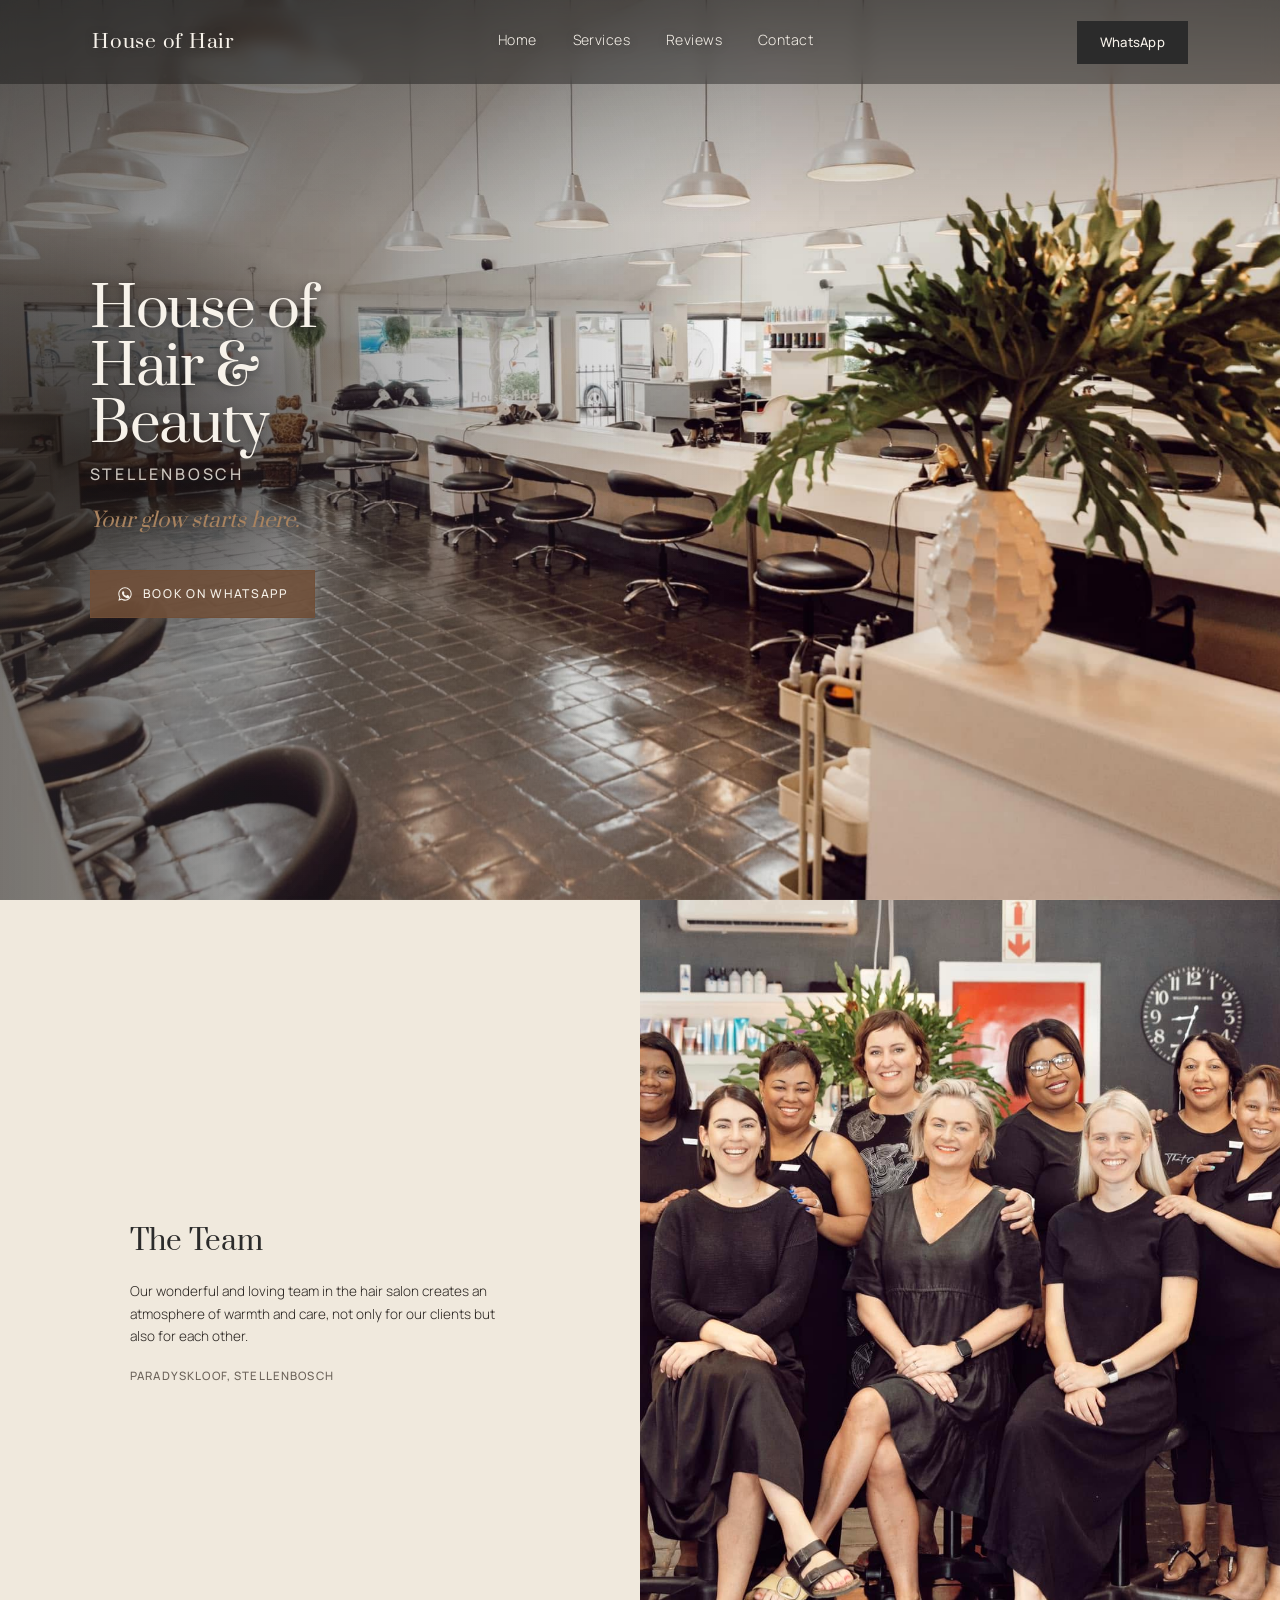
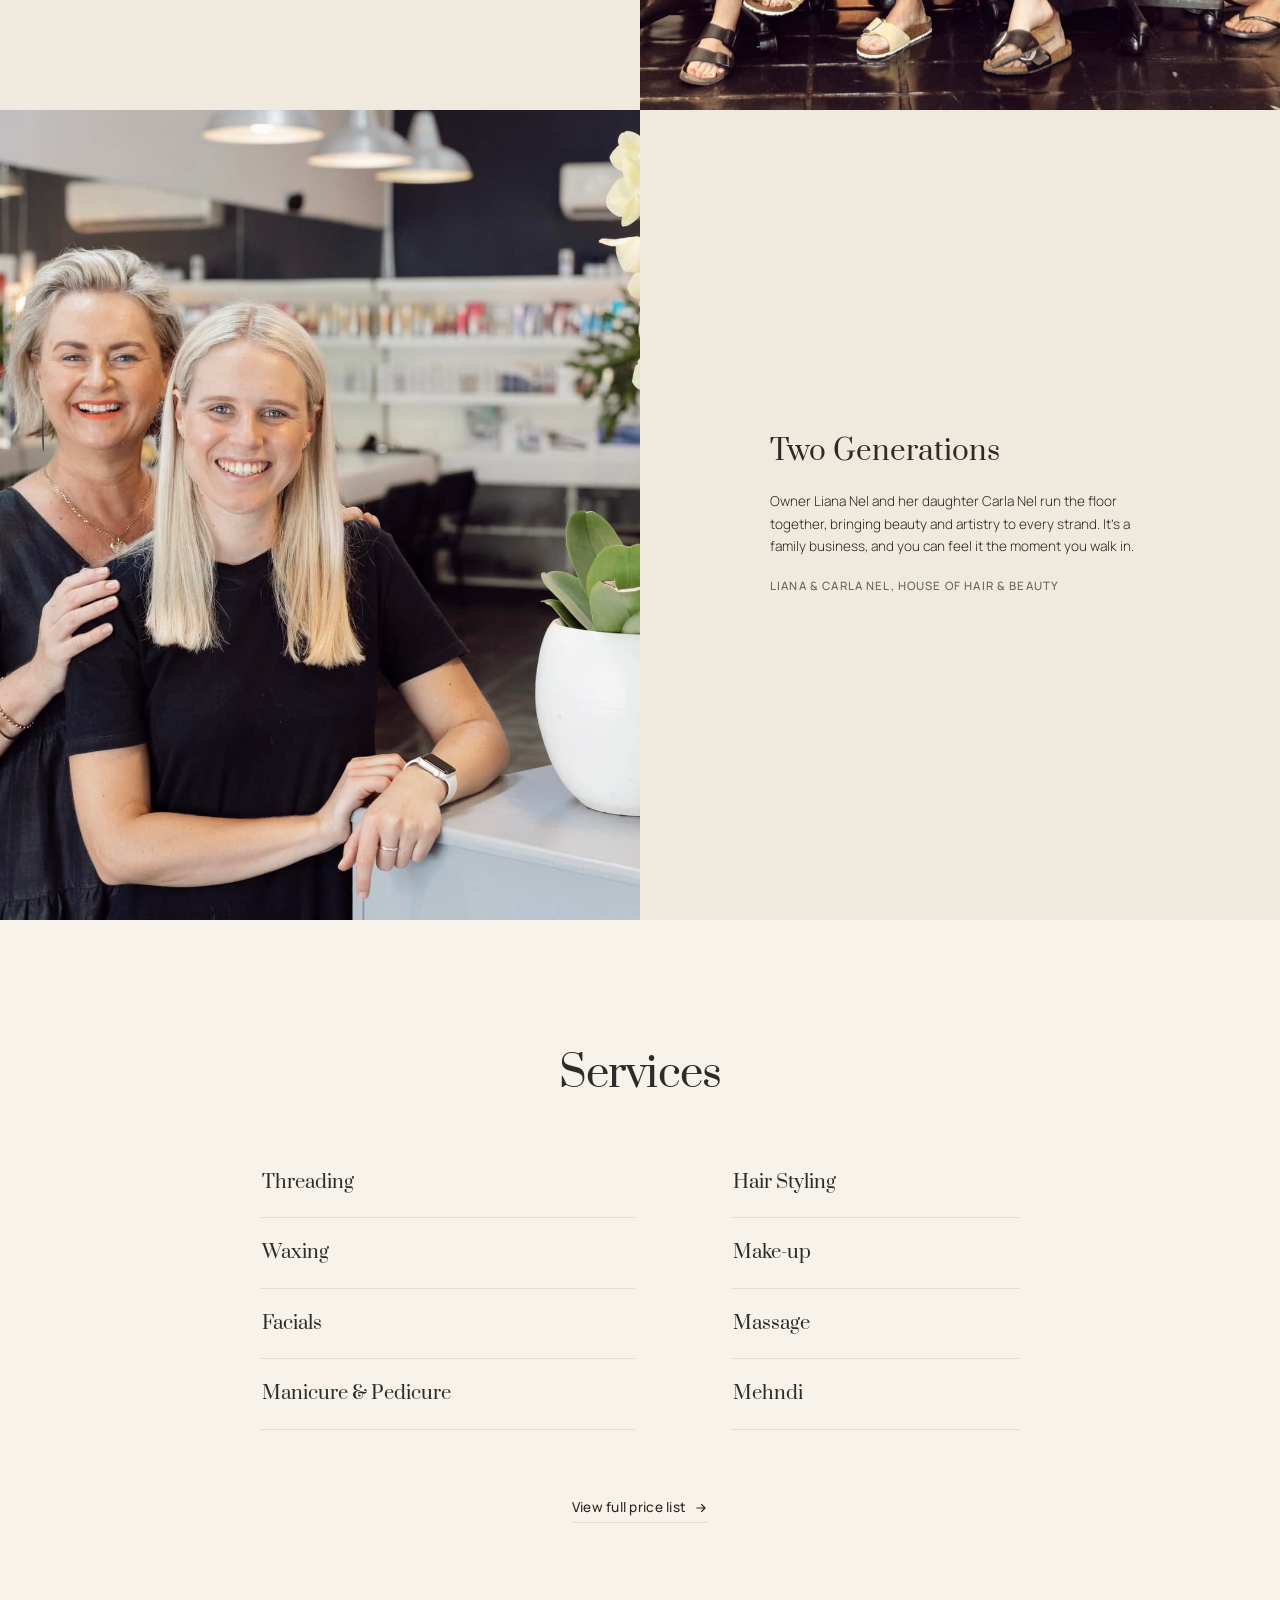
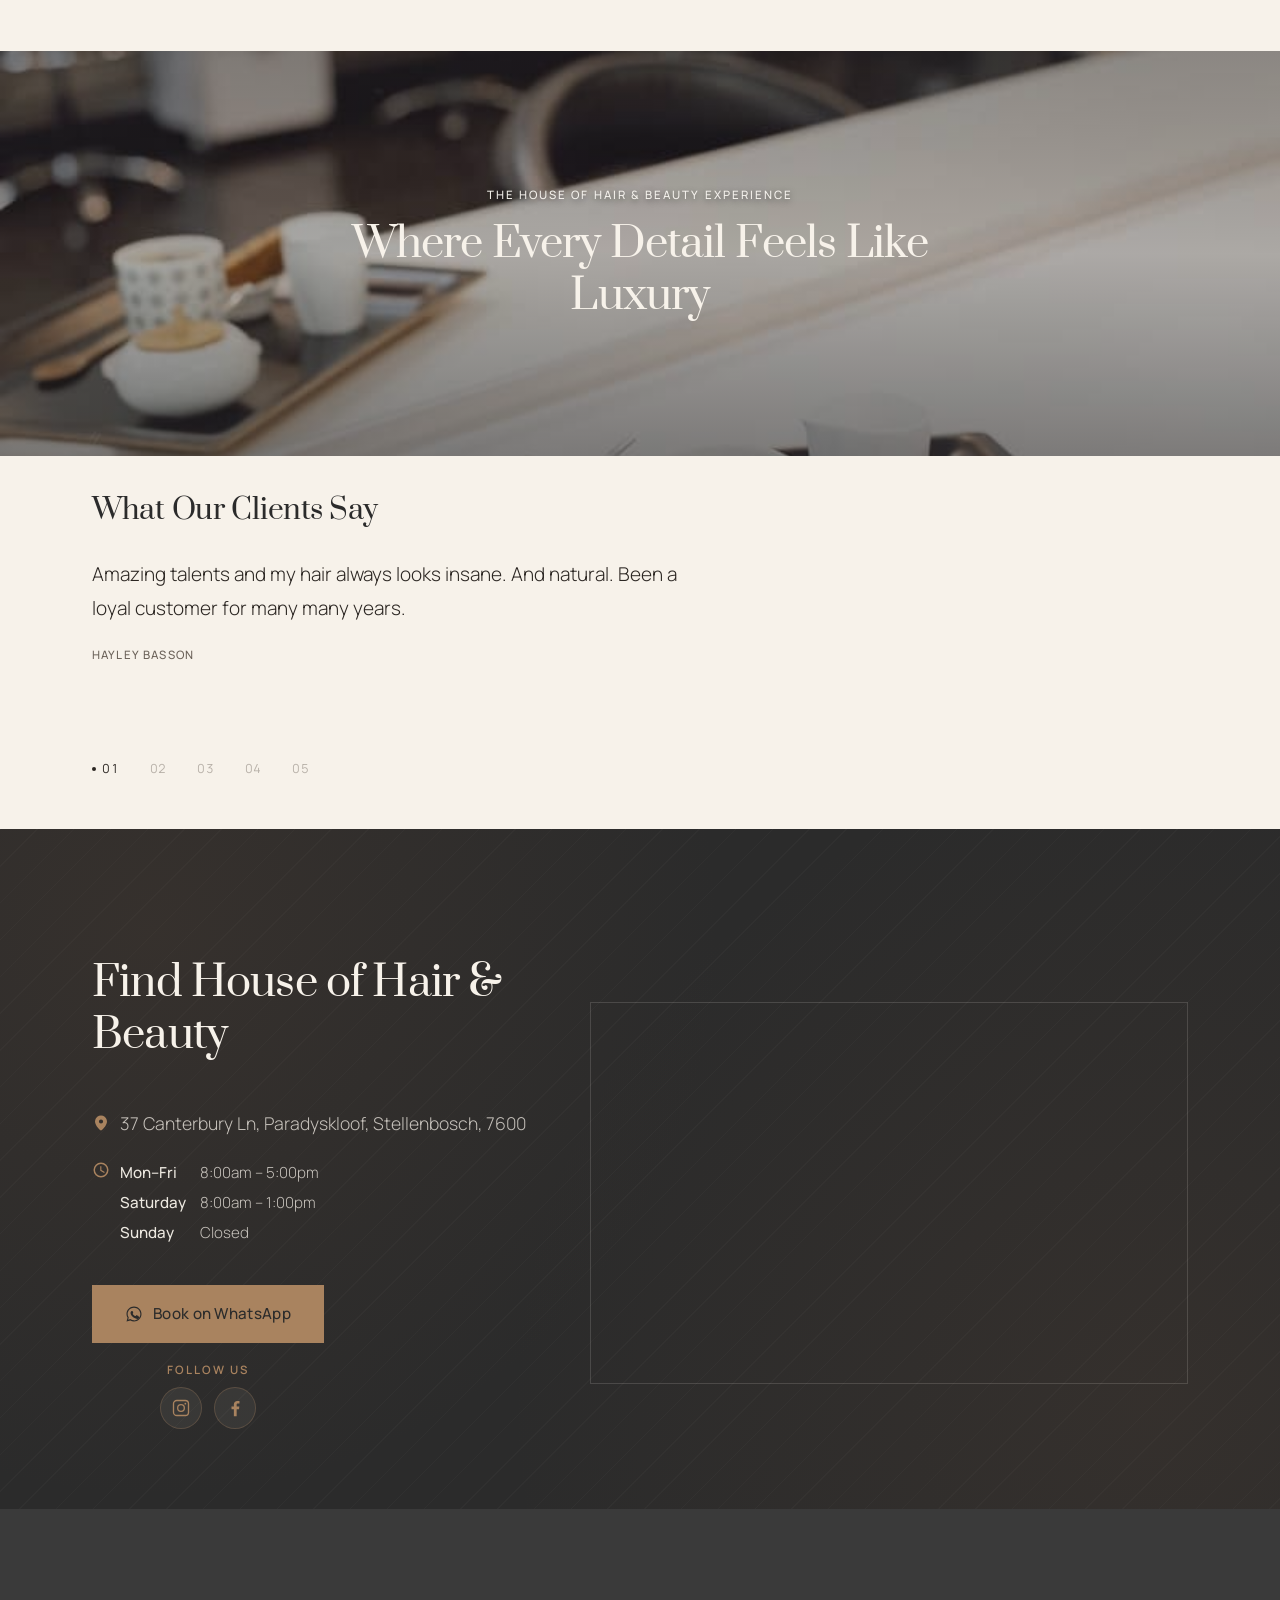
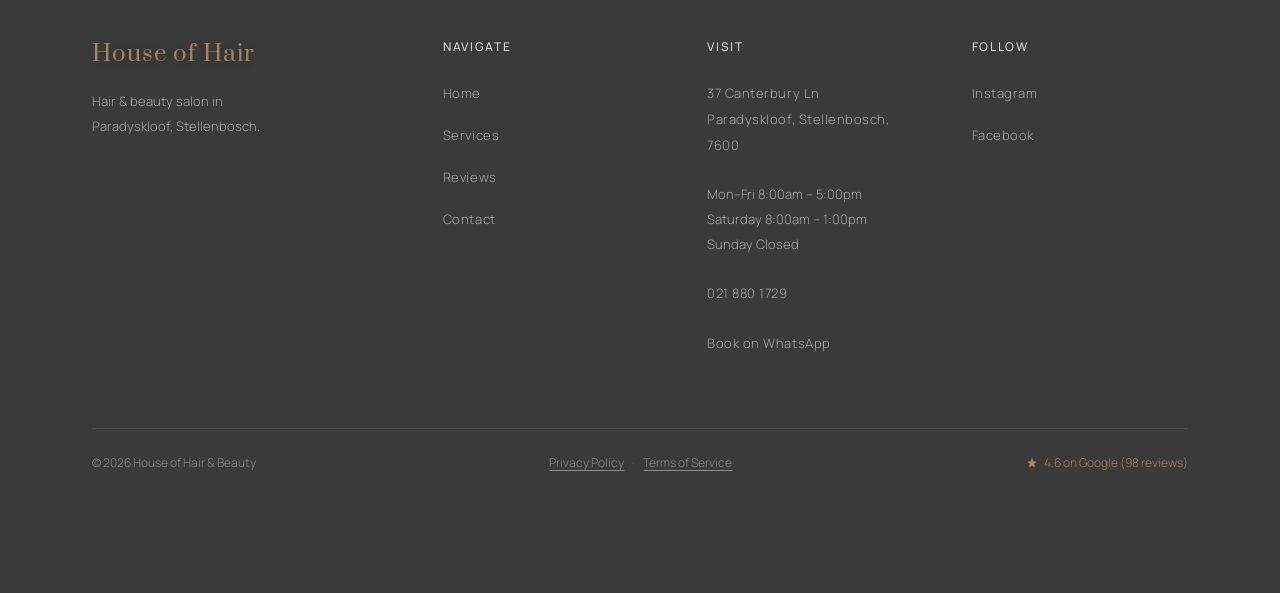
<file: index.html>
<!DOCTYPE html>
<html lang="en">
<head>
<meta charset="UTF-8">
<meta name="viewport" content="width=device-width, initial-scale=1.0">
<title>House of Hair &amp; Beauty | Stellenbosch</title>
<meta name="description" content="House of Hair &amp; Beauty in Paradyskloof, Stellenbosch. Hair cutting, colour, styling and beauty treatments. Book on WhatsApp.">
<link rel="preconnect" href="https://fonts.googleapis.com">
<link rel="preconnect" href="https://fonts.gstatic.com" crossorigin>
<link href="https://fonts.googleapis.com/css2?family=Prata&family=Manrope:wght@300;400;500&display=swap" rel="stylesheet">
<link rel="stylesheet" href="style.css">
</head>
<body>

<header class="site-header" id="top">
  <div class="container header-inner">
    <a class="logo" href="index.html">House of Hair</a>
    <nav class="nav" id="site-nav">
      <a href="#hero">Home</a>
      <a href="services.html">Services</a>
      <a href="#reviews">Reviews</a>
      <a href="#contact">Contact</a>
    </nav>
    <div class="header-actions">
      <a class="btn btn-small js-whatsapp-gate" href="https://wa.me/27609820397?text=Hi%20House%20of%20Hair%20%26%20Beauty%2C%20I%27d%20like%20to%20book%20an%20appointment." target="_blank" rel="noopener">WhatsApp</a>
      <button class="nav-toggle" id="nav-toggle" aria-expanded="false" aria-controls="site-nav" aria-label="Toggle navigation menu">
        <span></span><span></span><span></span>
      </button>
    </div>
  </div>
</header>

<main>

  <!-- HERO -->
  <section class="hero" id="hero">
    <div class="hero-media" id="hero-media">
      <img src="images/hero-image.jpg" alt="" role="presentation" width="2048" height="1366" loading="eager" fetchpriority="high">
      <div class="hero-scrim"></div>
    </div>
    <div class="container">
      <div class="hero-inner">
        <h1 class="hero-mark reveal">
          <span class="hero-mark-brand">House of Hair &amp; Beauty</span>
          <span class="hero-mark-name">Stellenbosch</span>
        </h1>
        <p class="tagline reveal">Your glow starts here.</p>

        <a class="btn-hero reveal js-whatsapp-gate" href="https://wa.me/27609820397?text=Hi%20House%20of%20Hair%20%26%20Beauty%2C%20I%27d%20like%20to%20book%20an%20appointment." target="_blank" rel="noopener">
          <svg viewBox="0 0 24 24" width="16" height="16" aria-hidden="true"><path fill="currentColor" d="M17.5 14.4c-.3-.1-1.6-.8-1.9-.9-.3-.1-.4-.1-.6.1-.2.3-.7.9-.8 1-.1.2-.3.2-.5.1-1.4-.7-2.3-1.2-3.3-2.7-.2-.4.2-.4.6-1.2.1-.2 0-.4 0-.5-.1-.1-.6-1.4-.8-1.9-.2-.5-.4-.4-.6-.4h-.5c-.2 0-.5.1-.7.3-.2.3-1 1-1 2.3 0 1.4 1 2.7 1.1 2.9.1.2 2 3.1 4.9 4.3.7.3 1.2.5 1.6.6.7.2 1.3.2 1.8.1.5-.1 1.6-.7 1.9-1.3.2-.6.2-1.1.2-1.3-.1-.1-.3-.2-.5-.3z"/><path fill="currentColor" d="M12 2C6.5 2 2 6.5 2 12c0 1.9.5 3.6 1.4 5.1L2 22l5.1-1.3c1.4.8 3.1 1.3 4.9 1.3 5.5 0 10-4.5 10-10S17.5 2 12 2zm0 18.2c-1.6 0-3.2-.4-4.5-1.2l-.3-.2-3 .8.8-2.9-.2-.3C4 15 3.5 13.5 3.5 12c0-4.7 3.8-8.5 8.5-8.5s8.5 3.8 8.5 8.5-3.8 8.5-8.5 8.5z"/></svg>
          Book on WhatsApp
        </a>
      </div>
    </div>
  </section>

  <!-- THE SPACE: ALTERNATING EDITORIAL BLOCKS -->
  <section id="the-space" class="section-alt">
    <div class="editorial-rows">

      <div class="editorial-row reveal">
        <div class="editorial-media">
          <img src="images/our-team-2.jpg" width="2048" height="1368" loading="lazy" alt="The House of Hair &amp; Beauty team in the salon">
        </div>
        <div class="editorial-copy">
          <h3>The Team</h3>
          <p>Our wonderful and loving team in the hair salon creates an atmosphere of warmth and care, not only for our clients but also for each other.</p>
          <p class="editorial-descriptor">Paradyskloof, Stellenbosch</p>
        </div>
      </div>

      <div class="editorial-row reveal">
        <div class="editorial-media">
          <img src="images/two-generations.jpg" width="2048" height="1368" loading="lazy" alt="Liana Nel and her daughter Carla Nel at House of Hair &amp; Beauty in Stellenbosch">
        </div>
        <div class="editorial-copy">
          <h3>Two Generations</h3>
          <p>Owner Liana Nel and her daughter Carla Nel run the floor together, bringing beauty and artistry to every strand. It's a family business, and you can feel it the moment you walk in.</p>
          <p class="editorial-descriptor">Liana &amp; Carla Nel, House of Hair &amp; Beauty</p>
        </div>
      </div>

    </div>
  </section>

  <!-- SERVICES -->
  <!-- TODO: this category list (Threading, Waxing, Facials, Nails, Hair, Make-up, Massage, Mehndi) is still
       K3 Hair & Beauty Salon's real service list. Not confirmed for House of Hair & Beauty — see services.html. -->
  <section id="services" class="section">
    <div class="container">
      <h2 class="section-title center reveal">Services</h2>

      <ul class="service-index reveal">
        <li><a href="services.html#threading">Threading</a></li>
        <li><a href="services.html#waxing">Waxing</a></li>
        <li><a href="services.html#facials">Facials</a></li>
        <li><a href="services.html#nails">Manicure &amp; Pedicure</a></li>
        <li><a href="services.html#hair">Hair Styling</a></li>
        <li><a href="services.html#makeup">Make-up</a></li>
        <li><a href="services.html#massage">Massage</a></li>
        <li><a href="services.html#mehndi">Mehndi</a></li>
      </ul>

      <div class="service-index-cta reveal">
        <a class="text-link" href="services.html">
          View full price list
          <svg viewBox="0 0 24 24" width="14" height="14" aria-hidden="true"><path fill="none" stroke="currentColor" stroke-width="2" stroke-linecap="round" stroke-linejoin="round" d="M5 12h13M13 6l6 6-6 6"/></svg>
        </a>
      </div>
    </div>
  </section>

  <!-- EXPERIENCE BAND -->
  <section id="reviews" class="experience-band">
    <video autoplay muted loop playsinline preload="none" poster="images/treat-yourself.jpg" aria-label="A relaxing hair treatment at House of Hair &amp; Beauty">
      <source src="videos/spa-treatment.mp4" type="video/mp4">
    </video>
    <div class="experience-scrim"></div>
    <div class="container experience-inner reveal">
      <p class="experience-eyebrow">The House of Hair &amp; Beauty Experience</p>
      <h2 class="section-title">Where Every Detail Feels Like Luxury</h2>
    </div>
  </section>

  <!-- REVIEWS: ROTATING TESTIMONIAL -->
  <section id="testimonials" class="section">
    <div class="container">
      <h2 class="testimonial-heading reveal">What Our Clients Say</h2>

      <div class="testimonial reveal" tabindex="0" aria-roledescription="carousel" aria-label="Client testimonials">
        <div class="testimonial-track">

          <blockquote class="testimonial-slide is-active">
            <p>Amazing talents and my hair always looks insane. And natural. Been a loyal customer for many many years.</p>
            <cite>Hayley Basson</cite>
          </blockquote>

          <blockquote class="testimonial-slide">
            <p>I visited this salon today for the very first time! But what an amazing experience! A salon that&rsquo;s filled with warmth, friendly and professional staff! Right from the shampoo girls to your stylists, absolutely fabulous! This will be my first of many more!</p>
            <cite>Faieza Paloan</cite>
          </blockquote>

          <blockquote class="testimonial-slide">
            <p>I would come back purely just for the head massage and wash from Janine, she was fantastic! What I asked for + results!</p>
            <cite>Corli Bosman</cite>
          </blockquote>

          <blockquote class="testimonial-slide">
            <p>I had my monthly hair cut with Stephanie, but also other skilled hairstylists at this branch for nearly three years and had no complaints. Now that I&rsquo;ve moved away, I realised just how good they were, even with a simple haircut.</p>
            <cite>Gerhard Olivier</cite>
          </blockquote>

          <blockquote class="testimonial-slide">
            <p>I went for my first haircut with Stefani and I am very happy. Very friendly and good service. Would recommend.</p>
            <cite>Marcelle du Plessis</cite>
          </blockquote>

        </div>

        <div class="testimonial-nums" role="tablist" aria-label="Choose testimonial">
          <button class="testimonial-num is-active" type="button" role="tab" aria-selected="true" aria-label="Testimonial 1, Hayley Basson">01</button>
          <button class="testimonial-num" type="button" role="tab" aria-selected="false" aria-label="Testimonial 2, Faieza Paloan">02</button>
          <button class="testimonial-num" type="button" role="tab" aria-selected="false" aria-label="Testimonial 3, Corli Bosman">03</button>
          <button class="testimonial-num" type="button" role="tab" aria-selected="false" aria-label="Testimonial 4, Gerhard Olivier">04</button>
          <button class="testimonial-num" type="button" role="tab" aria-selected="false" aria-label="Testimonial 5, Marcelle du Plessis">05</button>
        </div>
      </div>
    </div>
  </section>

  <!-- CONTACT -->
  <section id="contact" class="section section-dark">
    <div class="contact-texture" aria-hidden="true"></div>
    <div class="container contact-grid reveal">
      <div class="contact-copy">
        <h2 class="section-title">Find House of Hair &amp; Beauty</h2>
        <p class="contact-address">
          <svg viewBox="0 0 24 24" width="18" height="18" aria-hidden="true"><path fill="currentColor" d="M12 2C7.6 2 4 5.6 4 10c0 5.4 7 12 8 12s8-6.6 8-12c0-4.4-3.6-8-8-8zm0 10.8a2.8 2.8 0 1 1 0-5.6 2.8 2.8 0 0 1 0 5.6z"/></svg>
          37 Canterbury Ln, Paradyskloof, Stellenbosch, 7600
        </p>

        <div class="contact-hours">
          <svg viewBox="0 0 24 24" width="18" height="18" aria-hidden="true"><path fill="currentColor" d="M12 2a10 10 0 1 0 0 20 10 10 0 0 0 0-20zm0 18a8 8 0 1 1 0-16 8 8 0 0 1 0 16zm.5-13H11v6l5.2 3.1.8-1.3-4.5-2.7V7z"/></svg>
          <dl>
            <div><dt>Mon&ndash;Fri</dt><dd>8:00am &ndash; 5:00pm</dd></div>
            <div><dt>Saturday</dt><dd>8:00am &ndash; 1:00pm</dd></div>
            <div><dt>Sunday</dt><dd>Closed</dd></div>
          </dl>
        </div>

        <div class="contact-cta">
          <a class="btn btn-primary js-whatsapp-gate" href="https://wa.me/27609820397?text=Hi%20House%20of%20Hair%20%26%20Beauty%2C%20I%27d%20like%20to%20book%20an%20appointment." target="_blank" rel="noopener">
            <svg viewBox="0 0 24 24" width="18" height="18" aria-hidden="true"><path fill="currentColor" d="M17.5 14.4c-.3-.1-1.6-.8-1.9-.9-.3-.1-.4-.1-.6.1-.2.3-.7.9-.8 1-.1.2-.3.2-.5.1-1.4-.7-2.3-1.2-3.3-2.7-.2-.4.2-.4.6-1.2.1-.2 0-.4 0-.5-.1-.1-.6-1.4-.8-1.9-.2-.5-.4-.4-.6-.4h-.5c-.2 0-.5.1-.7.3-.2.3-1 1-1 2.3 0 1.4 1 2.7 1.1 2.9.1.2 2 3.1 4.9 4.3.7.3 1.2.5 1.6.6.7.2 1.3.2 1.8.1.5-.1 1.6-.7 1.9-1.3.2-.6.2-1.1.2-1.3-.1-.1-.3-.2-.5-.3z"/><path fill="currentColor" d="M12 2C6.5 2 2 6.5 2 12c0 1.9.5 3.6 1.4 5.1L2 22l5.1-1.3c1.4.8 3.1 1.3 4.9 1.3 5.5 0 10-4.5 10-10S17.5 2 12 2zm0 18.2c-1.6 0-3.2-.4-4.5-1.2l-.3-.2-3 .8.8-2.9-.2-.3C4 15 3.5 13.5 3.5 12c0-4.7 3.8-8.5 8.5-8.5s8.5 3.8 8.5 8.5-3.8 8.5-8.5 8.5z"/></svg>
            Book on WhatsApp
          </a>

          <div class="follow-us">
            <span class="follow-us-label">Follow Us</span>
            <div class="social-links">
              <a class="social-icon" href="https://www.instagram.com/houseofhair_stb/" target="_blank" rel="noopener" aria-label="House of Hair & Beauty on Instagram">
                <svg viewBox="0 0 24 24" width="20" height="20" aria-hidden="true"><path fill="none" stroke="currentColor" stroke-width="1.6" d="M7 3h10a4 4 0 0 1 4 4v10a4 4 0 0 1-4 4H7a4 4 0 0 1-4-4V7a4 4 0 0 1 4-4z"/><circle cx="12" cy="12" r="4" fill="none" stroke="currentColor" stroke-width="1.6"/><circle cx="17.2" cy="6.8" r="1.1" fill="currentColor"/></svg>
              </a>
              <a class="social-icon" href="https://www.facebook.com/profile.php?id=100091155585406" target="_blank" rel="noopener" aria-label="House of Hair & Beauty on Facebook">
                <svg viewBox="0 0 24 24" width="20" height="20" aria-hidden="true"><path fill="currentColor" d="M14 22v-8.4h2.8l.4-3.3H14V8.2c0-.96.27-1.6 1.64-1.6h1.75V3.66C17.08 3.6 16.05 3.5 14.85 3.5c-2.5 0-4.2 1.53-4.2 4.34v2.46H7.8v3.3h2.85V22h3.35z"/></svg>
              </a>
            </div>
          </div>
        </div>
      </div>

      <div class="map-wrap">
        <iframe
          title="House of Hair & Beauty location map"
          src="https://www.google.com/maps?q=37+Canterbury+Ln,+Paradyskloof,+Stellenbosch,+7600&output=embed"
          loading="lazy"
          referrerpolicy="no-referrer-when-downgrade">
        </iframe>
      </div>
    </div>
  </section>

</main>

<a class="mobile-cta js-whatsapp-gate" href="https://wa.me/27609820397?text=Hi%20House%20of%20Hair%20%26%20Beauty%2C%20I%27d%20like%20to%20book%20an%20appointment." target="_blank" rel="noopener" aria-label="Book on WhatsApp">
  <svg viewBox="0 0 24 24" width="20" height="20" aria-hidden="true"><path fill="currentColor" d="M17.5 14.4c-.3-.1-1.6-.8-1.9-.9-.3-.1-.4-.1-.6.1-.2.3-.7.9-.8 1-.1.2-.3.2-.5.1-1.4-.7-2.3-1.2-3.3-2.7-.2-.4.2-.4.6-1.2.1-.2 0-.4 0-.5-.1-.1-.6-1.4-.8-1.9-.2-.5-.4-.4-.6-.4h-.5c-.2 0-.5.1-.7.3-.2.3-1 1-1 2.3 0 1.4 1 2.7 1.1 2.9.1.2 2 3.1 4.9 4.3.7.3 1.2.5 1.6.6.7.2 1.3.2 1.8.1.5-.1 1.6-.7 1.9-1.3.2-.6.2-1.1.2-1.3-.1-.1-.3-.2-.5-.3z"/><path fill="currentColor" d="M12 2C6.5 2 2 6.5 2 12c0 1.9.5 3.6 1.4 5.1L2 22l5.1-1.3c1.4.8 3.1 1.3 4.9 1.3 5.5 0 10-4.5 10-10S17.5 2 12 2zm0 18.2c-1.6 0-3.2-.4-4.5-1.2l-.3-.2-3 .8.8-2.9-.2-.3C4 15 3.5 13.5 3.5 12c0-4.7 3.8-8.5 8.5-8.5s8.5 3.8 8.5 8.5-3.8 8.5-8.5 8.5z"/></svg>
  <span>Book on WhatsApp</span>
</a>

<a id="cart-badge" class="cart-badge" href="services.html" hidden>
  <span class="cart-badge-meta"><span id="cart-badge-count"></span> selected &middot; <span id="cart-badge-total" class="cart-badge-total"></span></span>
  <span class="cart-badge-cta">View cart</span>
</a>

<!-- WHATSAPP GATE: offered when a generic WhatsApp button is pressed with an empty cart -->
<div id="whatsapp-gate-modal" class="modal whatsapp-gate" hidden>
  <div class="modal-backdrop" data-gate-close></div>
  <div class="modal-panel whatsapp-gate-panel" role="dialog" aria-modal="true" aria-labelledby="whatsapp-gate-title">
    <button type="button" class="modal-close" data-gate-close aria-label="Close">
      <svg viewBox="0 0 24 24" width="18" height="18" aria-hidden="true"><path fill="none" stroke="currentColor" stroke-width="2" stroke-linecap="round" d="M6 6l12 12M18 6L6 18"/></svg>
    </button>
    <h2 id="whatsapp-gate-title">Before you go</h2>
    <p class="whatsapp-gate-copy">Choosing your services first means we know exactly what you're booking and what it costs, or you're welcome to just message us directly.</p>
    <div class="whatsapp-gate-actions">
      <button type="button" class="btn btn-primary whatsapp-gate-choose" id="whatsapp-gate-choose">
        Choose services &amp; book
        <span class="whatsapp-gate-tag">Recommended</span>
      </button>
      <button type="button" class="whatsapp-gate-skip" id="whatsapp-gate-skip">Go straight to WhatsApp</button>
    </div>
  </div>
</div>

<footer class="site-footer">
  <div class="container footer-grid">

    <div class="footer-col footer-brand">
      <span class="logo">House of Hair</span>
      <p>Hair &amp; beauty salon in Paradyskloof, Stellenbosch.</p>
    </div>

    <div class="footer-col">
      <h3>Navigate</h3>
      <ul>
        <li><a href="#hero">Home</a></li>
        <li><a href="services.html">Services</a></li>
        <li><a href="#reviews">Reviews</a></li>
        <li><a href="#contact">Contact</a></li>
      </ul>
    </div>

    <div class="footer-col">
      <h3>Visit</h3>
      <p><a href="https://www.google.com/maps/search/?api=1&query=37+Canterbury+Ln,+Paradyskloof,+Stellenbosch,+7600" target="_blank" rel="noopener">37 Canterbury Ln<br>Paradyskloof, Stellenbosch, 7600</a></p>
      <p>Mon&ndash;Fri 8:00am &ndash; 5:00pm<br>Saturday 8:00am &ndash; 1:00pm<br>Sunday Closed</p>
      <p><a href="tel:+27218801729">021 880 1729</a></p>
      <p><a class="js-whatsapp-gate" href="https://wa.me/27609820397?text=Hi%20House%20of%20Hair%20%26%20Beauty%2C%20I%27d%20like%20to%20book%20an%20appointment." target="_blank" rel="noopener">Book on WhatsApp</a></p>
    </div>

    <div class="footer-col">
      <h3>Follow</h3>
      <ul>
        <li><a href="https://www.instagram.com/houseofhair_stb/" target="_blank" rel="noopener">Instagram</a></li>
        <li><a href="https://www.facebook.com/profile.php?id=100091155585406" target="_blank" rel="noopener">Facebook</a></li>
      </ul>
    </div>

    <div class="footer-bottom">
      <p>&copy; <span id="year">2026</span> House of Hair &amp; Beauty</p>
      <p class="footer-legal">
        <a href="privacy-policy.html">Privacy Policy</a><span class="divider" aria-hidden="true">&middot;</span><a href="terms.html">Terms of Service</a>
      </p>
      <p class="footer-rating">
        <svg viewBox="0 0 24 24" width="12" height="12" aria-hidden="true"><path fill="currentColor" d="M12 2l2.9 6.26L21.5 9l-4.9 4.36L17.8 21 12 17.27 6.2 21l1.2-7.64L2.5 9l6.6-.74L12 2z"/></svg>
        4.6 on Google (98 reviews)
      </p>
    </div>

  </div>
</footer>

<script src="script.js"></script>
</body>
</html>
</file>
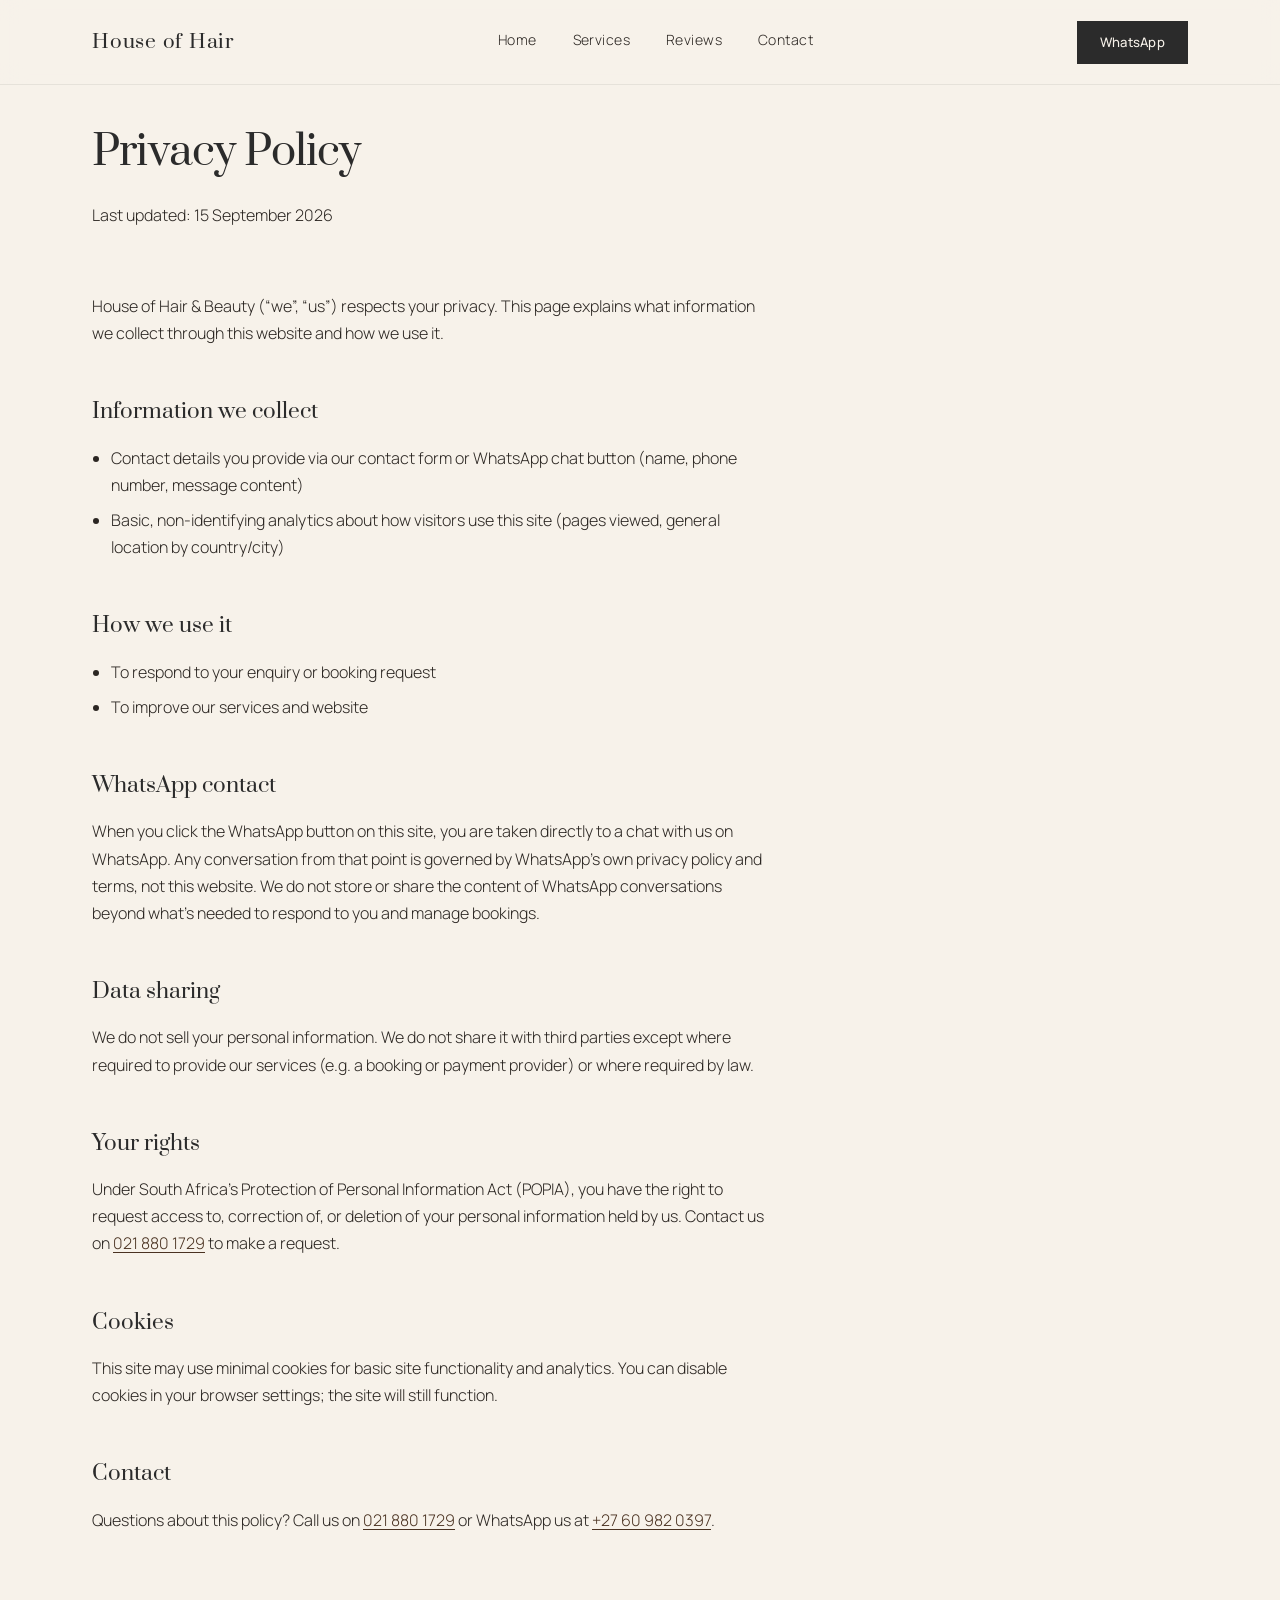
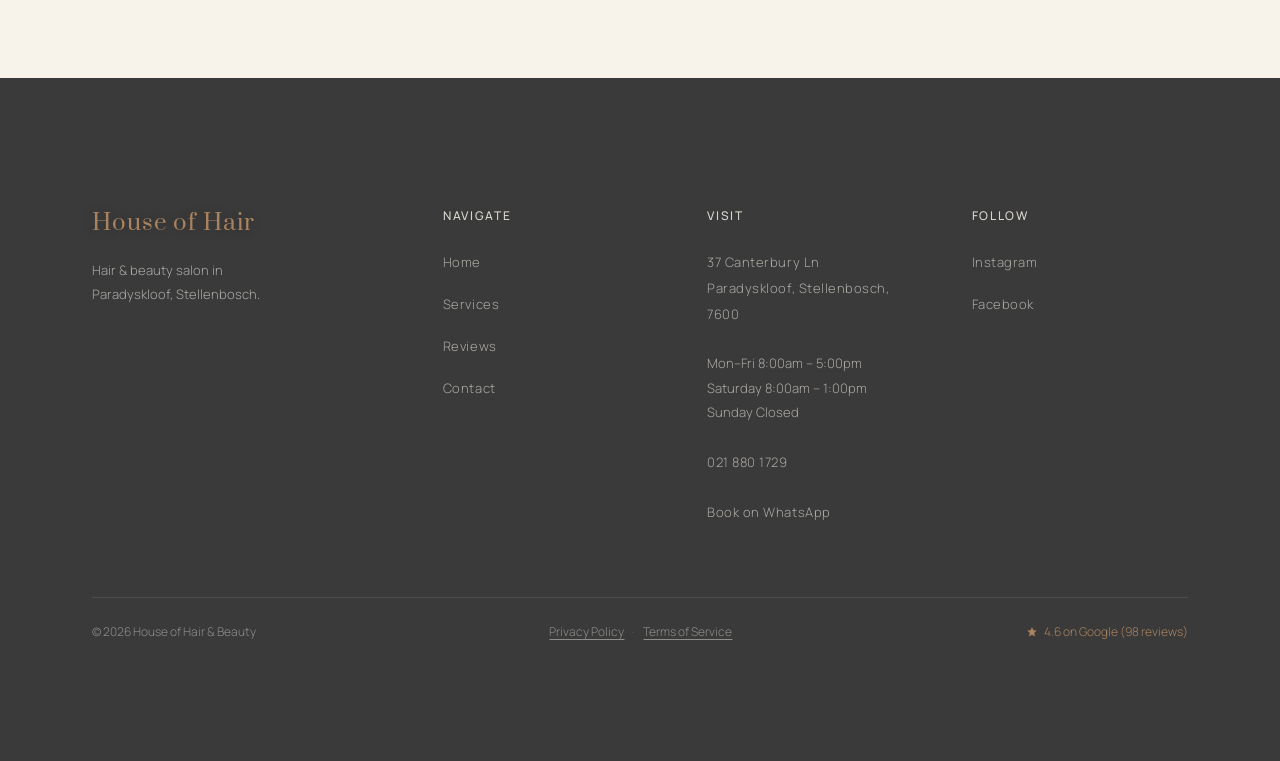
<file: privacy-policy.html>
<!DOCTYPE html>
<html lang="en">
<head>
<meta charset="UTF-8">
<meta name="viewport" content="width=device-width, initial-scale=1.0">
<title>Privacy Policy | House of Hair &amp; Beauty, Stellenbosch</title>
<meta name="description" content="Privacy policy for House of Hair &amp; Beauty in Paradyskloof, Stellenbosch: what information we collect and how we use it, including WhatsApp contact.">
<link rel="preconnect" href="https://fonts.googleapis.com">
<link rel="preconnect" href="https://fonts.gstatic.com" crossorigin>
<link href="https://fonts.googleapis.com/css2?family=Prata&family=Manrope:wght@300;400;500&display=swap" rel="stylesheet">
<link rel="stylesheet" href="style.css">
</head>
<body>

<header class="site-header is-scrolled" id="top">
  <div class="container header-inner">
    <a class="logo" href="index.html">House of Hair</a>
    <nav class="nav" id="site-nav">
      <a href="index.html#hero">Home</a>
      <a href="services.html">Services</a>
      <a href="index.html#reviews">Reviews</a>
      <a href="index.html#contact">Contact</a>
    </nav>
    <div class="header-actions">
      <a class="btn btn-small js-whatsapp-gate" href="https://wa.me/27609820397?text=Hi%20House%20of%20Hair%20%26%20Beauty%2C%20I%27d%20like%20to%20book%20an%20appointment." target="_blank" rel="noopener">WhatsApp</a>
      <button class="nav-toggle" id="nav-toggle" aria-expanded="false" aria-controls="site-nav" aria-label="Toggle navigation menu">
        <span></span><span></span><span></span>
      </button>
    </div>
  </div>
</header>

<main>

  <section class="section page-head">
    <div class="container">
      <h1 class="page-title reveal">Privacy Policy</h1>
      <p class="page-intro reveal">Last updated: 15 September 2026</p>
    </div>
  </section>

  <section class="section legal-section">
    <div class="container">
      <div class="legal-content reveal">

        <p>House of Hair &amp; Beauty (&ldquo;we&rdquo;, &ldquo;us&rdquo;) respects your privacy. This page explains what information we collect through this website and how we use it.</p>

        <h2>Information we collect</h2>
        <ul>
          <li>Contact details you provide via our contact form or WhatsApp chat button (name, phone number, message content)</li>
          <li>Basic, non-identifying analytics about how visitors use this site (pages viewed, general location by country/city)</li>
        </ul>

        <h2>How we use it</h2>
        <ul>
          <li>To respond to your enquiry or booking request</li>
          <li>To improve our services and website</li>
        </ul>

        <h2>WhatsApp contact</h2>
        <p>When you click the WhatsApp button on this site, you are taken directly to a chat with us on WhatsApp. Any conversation from that point is governed by WhatsApp's own privacy policy and terms, not this website. We do not store or share the content of WhatsApp conversations beyond what's needed to respond to you and manage bookings.</p>

        <h2>Data sharing</h2>
        <p>We do not sell your personal information. We do not share it with third parties except where required to provide our services (e.g. a booking or payment provider) or where required by law.</p>

        <h2>Your rights</h2>
        <!-- TODO: real business email not yet supplied; using phone/WhatsApp as the contact channel until one is provided -->
        <p>Under South Africa's Protection of Personal Information Act (POPIA), you have the right to request access to, correction of, or deletion of your personal information held by us. Contact us on <a href="tel:+27218801729">021 880 1729</a> to make a request.</p>

        <h2>Cookies</h2>
        <p>This site may use minimal cookies for basic site functionality and analytics. You can disable cookies in your browser settings; the site will still function.</p>

        <h2>Contact</h2>
        <p>Questions about this policy? Call us on <a href="tel:+27218801729">021 880 1729</a> or WhatsApp us at <a class="js-whatsapp-gate" href="https://wa.me/27609820397?text=Hi%20House%20of%20Hair%20%26%20Beauty%2C%20I%27d%20like%20to%20book%20an%20appointment." target="_blank" rel="noopener">+27 60 982 0397</a>.</p>

      </div>
    </div>
  </section>

</main>

<a class="mobile-cta js-whatsapp-gate" id="mobile-cta" href="https://wa.me/27609820397?text=Hi%20House%20of%20Hair%20%26%20Beauty%2C%20I%27d%20like%20to%20book%20an%20appointment." target="_blank" rel="noopener" aria-label="Book on WhatsApp">
  <svg viewBox="0 0 24 24" width="20" height="20" aria-hidden="true"><path fill="currentColor" d="M17.5 14.4c-.3-.1-1.6-.8-1.9-.9-.3-.1-.4-.1-.6.1-.2.3-.7.9-.8 1-.1.2-.3.2-.5.1-1.4-.7-2.3-1.2-3.3-2.7-.2-.4.2-.4.6-1.2.1-.2 0-.4 0-.5-.1-.1-.6-1.4-.8-1.9-.2-.5-.4-.4-.6-.4h-.5c-.2 0-.5.1-.7.3-.2.3-1 1-1 2.3 0 1.4 1 2.7 1.1 2.9.1.2 2 3.1 4.9 4.3.7.3 1.2.5 1.6.6.7.2 1.3.2 1.8.1.5-.1 1.6-.7 1.9-1.3.2-.6.2-1.1.2-1.3-.1-.1-.3-.2-.5-.3z"/><path fill="currentColor" d="M12 2C6.5 2 2 6.5 2 12c0 1.9.5 3.6 1.4 5.1L2 22l5.1-1.3c1.4.8 3.1 1.3 4.9 1.3 5.5 0 10-4.5 10-10S17.5 2 12 2zm0 18.2c-1.6 0-3.2-.4-4.5-1.2l-.3-.2-3 .8.8-2.9-.2-.3C4 15 3.5 13.5 3.5 12c0-4.7 3.8-8.5 8.5-8.5s8.5 3.8 8.5 8.5-3.8 8.5-8.5 8.5z"/></svg>
  <span>Book on WhatsApp</span>
</a>

<!-- WHATSAPP GATE: offered when a generic WhatsApp button is pressed with an empty cart -->
<div id="whatsapp-gate-modal" class="modal whatsapp-gate" hidden>
  <div class="modal-backdrop" data-gate-close></div>
  <div class="modal-panel whatsapp-gate-panel" role="dialog" aria-modal="true" aria-labelledby="whatsapp-gate-title">
    <button type="button" class="modal-close" data-gate-close aria-label="Close">
      <svg viewBox="0 0 24 24" width="18" height="18" aria-hidden="true"><path fill="none" stroke="currentColor" stroke-width="2" stroke-linecap="round" d="M6 6l12 12M18 6L6 18"/></svg>
    </button>
    <h2 id="whatsapp-gate-title">Before you go</h2>
    <p class="whatsapp-gate-copy">Choosing your services first means we know exactly what you're booking and what it costs, or you're welcome to just message us directly.</p>
    <div class="whatsapp-gate-actions">
      <button type="button" class="btn btn-primary whatsapp-gate-choose" id="whatsapp-gate-choose">
        Choose services &amp; book
        <span class="whatsapp-gate-tag">Recommended</span>
      </button>
      <button type="button" class="whatsapp-gate-skip" id="whatsapp-gate-skip">Go straight to WhatsApp</button>
    </div>
  </div>
</div>

<footer class="site-footer">
  <div class="container footer-grid">

    <div class="footer-col footer-brand">
      <span class="logo">House of Hair</span>
      <p>Hair &amp; beauty salon in Paradyskloof, Stellenbosch.</p>
    </div>

    <div class="footer-col">
      <h3>Navigate</h3>
      <ul>
        <li><a href="index.html#hero">Home</a></li>
        <li><a href="services.html">Services</a></li>
        <li><a href="index.html#reviews">Reviews</a></li>
        <li><a href="index.html#contact">Contact</a></li>
      </ul>
    </div>

    <div class="footer-col">
      <h3>Visit</h3>
      <p><a href="https://www.google.com/maps/search/?api=1&query=37+Canterbury+Ln,+Paradyskloof,+Stellenbosch,+7600" target="_blank" rel="noopener">37 Canterbury Ln<br>Paradyskloof, Stellenbosch, 7600</a></p>
      <p>Mon&ndash;Fri 8:00am &ndash; 5:00pm<br>Saturday 8:00am &ndash; 1:00pm<br>Sunday Closed</p>
      <p><a href="tel:+27218801729">021 880 1729</a></p>
      <p><a class="js-whatsapp-gate" href="https://wa.me/27609820397?text=Hi%20House%20of%20Hair%20%26%20Beauty%2C%20I%27d%20like%20to%20book%20an%20appointment." target="_blank" rel="noopener">Book on WhatsApp</a></p>
    </div>

    <div class="footer-col">
      <h3>Follow</h3>
      <ul>
        <li><a href="https://www.instagram.com/houseofhair_stb/" target="_blank" rel="noopener">Instagram</a></li>
        <li><a href="https://www.facebook.com/profile.php?id=100091155585406" target="_blank" rel="noopener">Facebook</a></li>
      </ul>
    </div>

    <div class="footer-bottom">
      <p>&copy; <span id="year">2026</span> House of Hair &amp; Beauty</p>
      <p class="footer-legal">
        <a href="privacy-policy.html" aria-current="page">Privacy Policy</a><span class="divider" aria-hidden="true">&middot;</span><a href="terms.html">Terms of Service</a>
      </p>
      <p class="footer-rating">
        <svg viewBox="0 0 24 24" width="12" height="12" aria-hidden="true"><path fill="currentColor" d="M12 2l2.9 6.26L21.5 9l-4.9 4.36L17.8 21 12 17.27 6.2 21l1.2-7.64L2.5 9l6.6-.74L12 2z"/></svg>
        4.6 on Google (98 reviews)
      </p>
    </div>

  </div>
</footer>

<script src="script.js"></script>
</body>
</html>
</file>
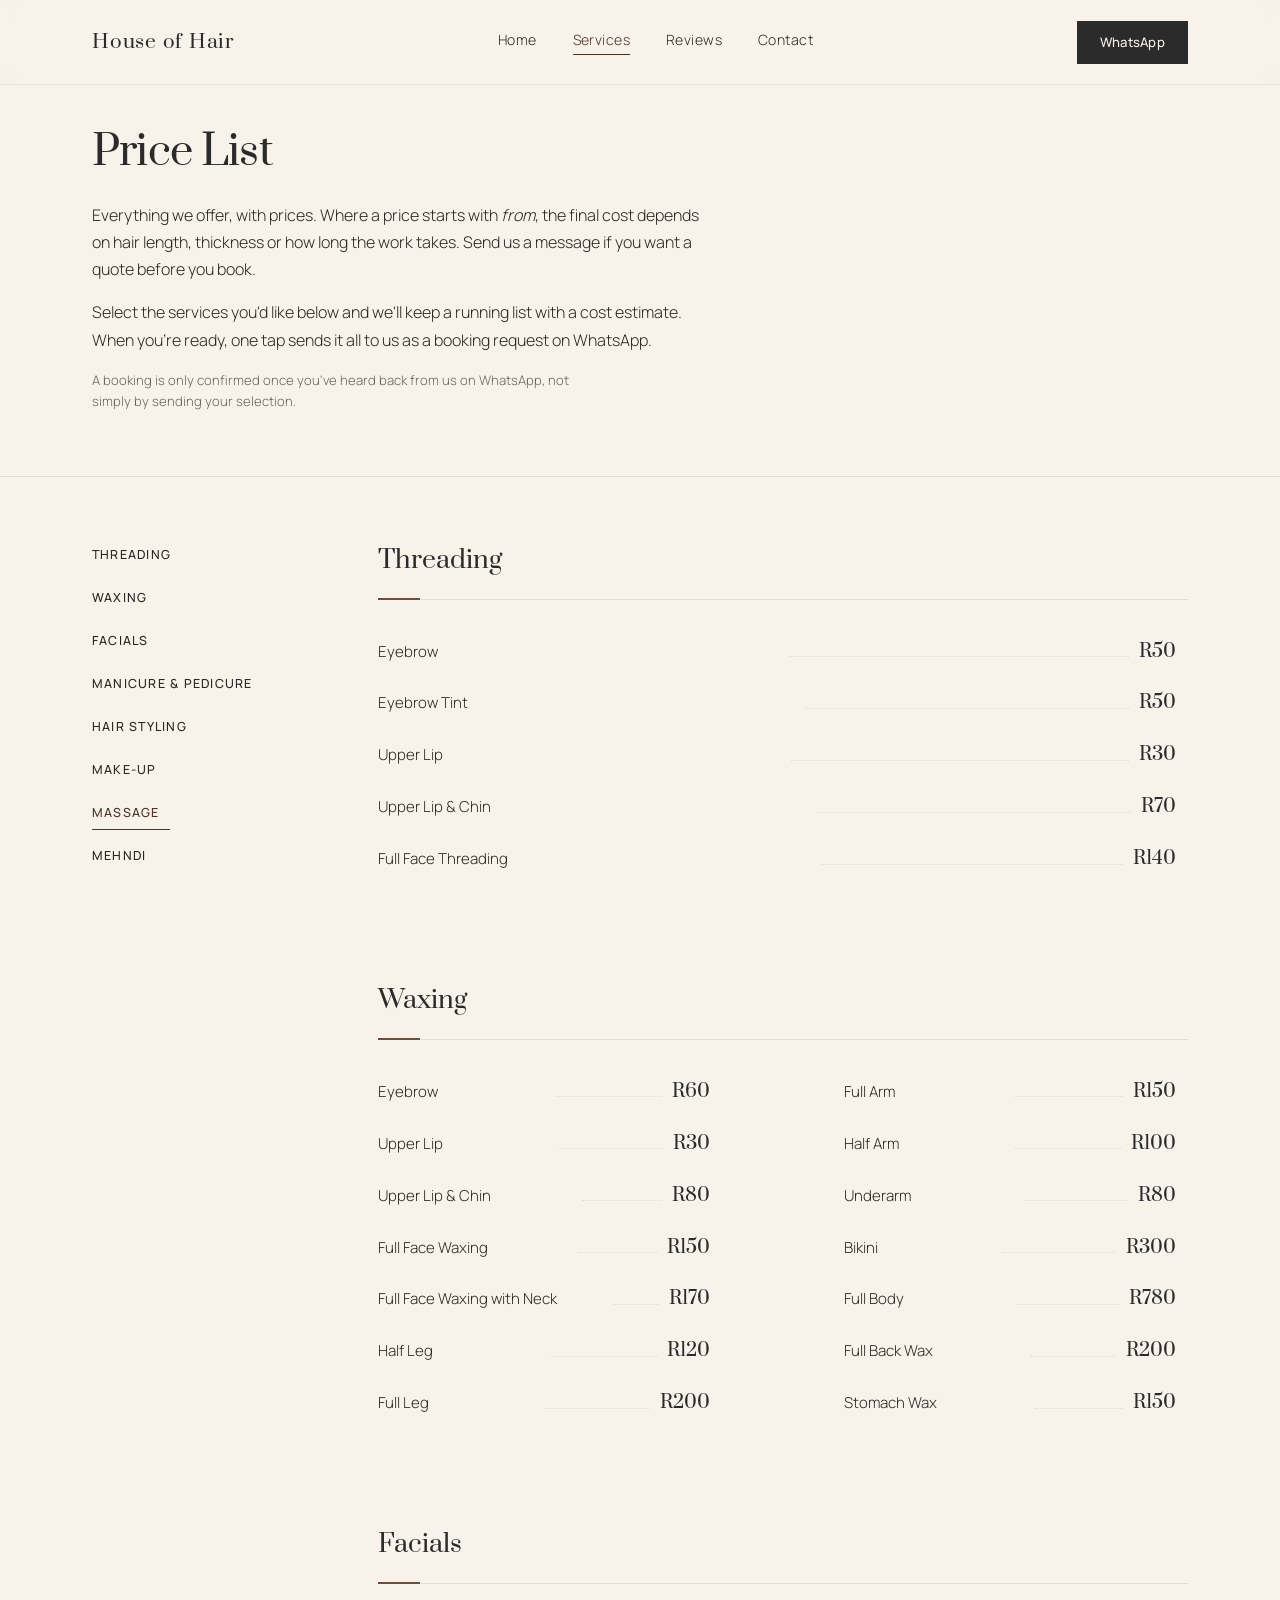
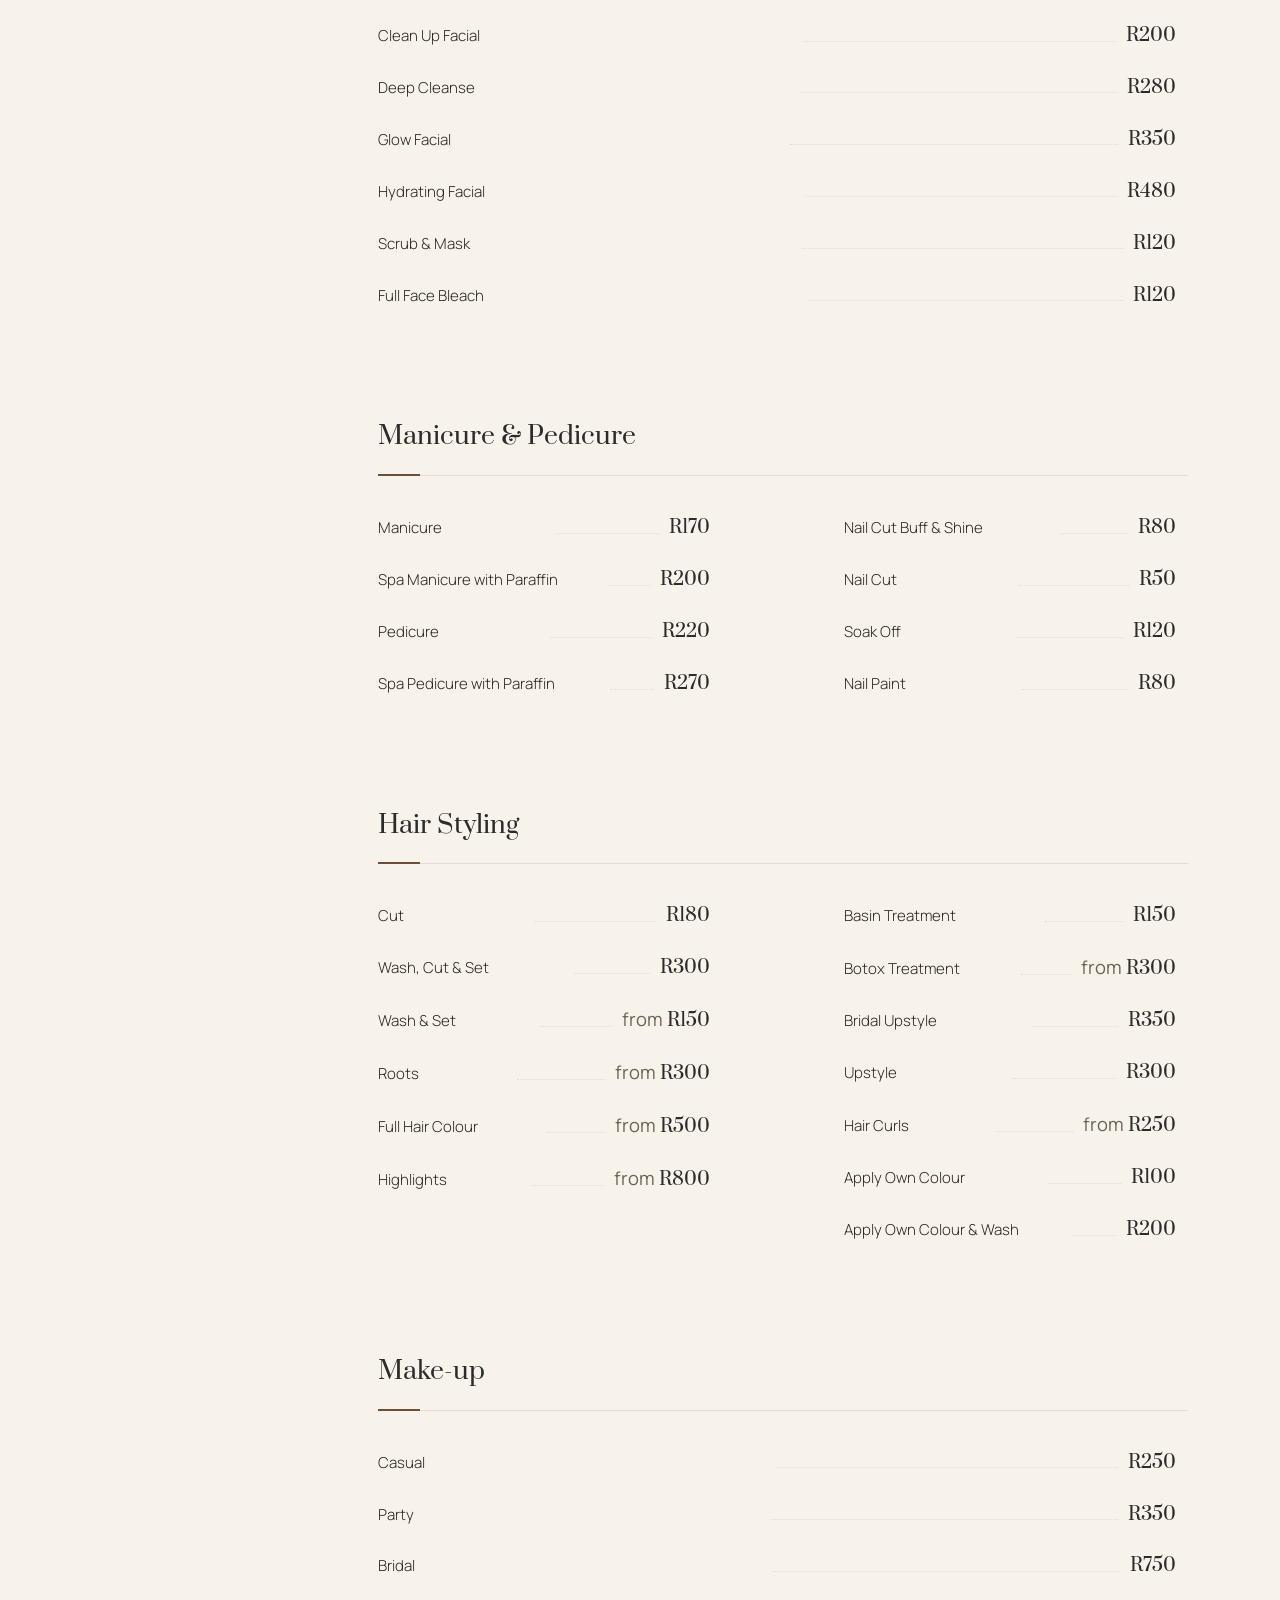
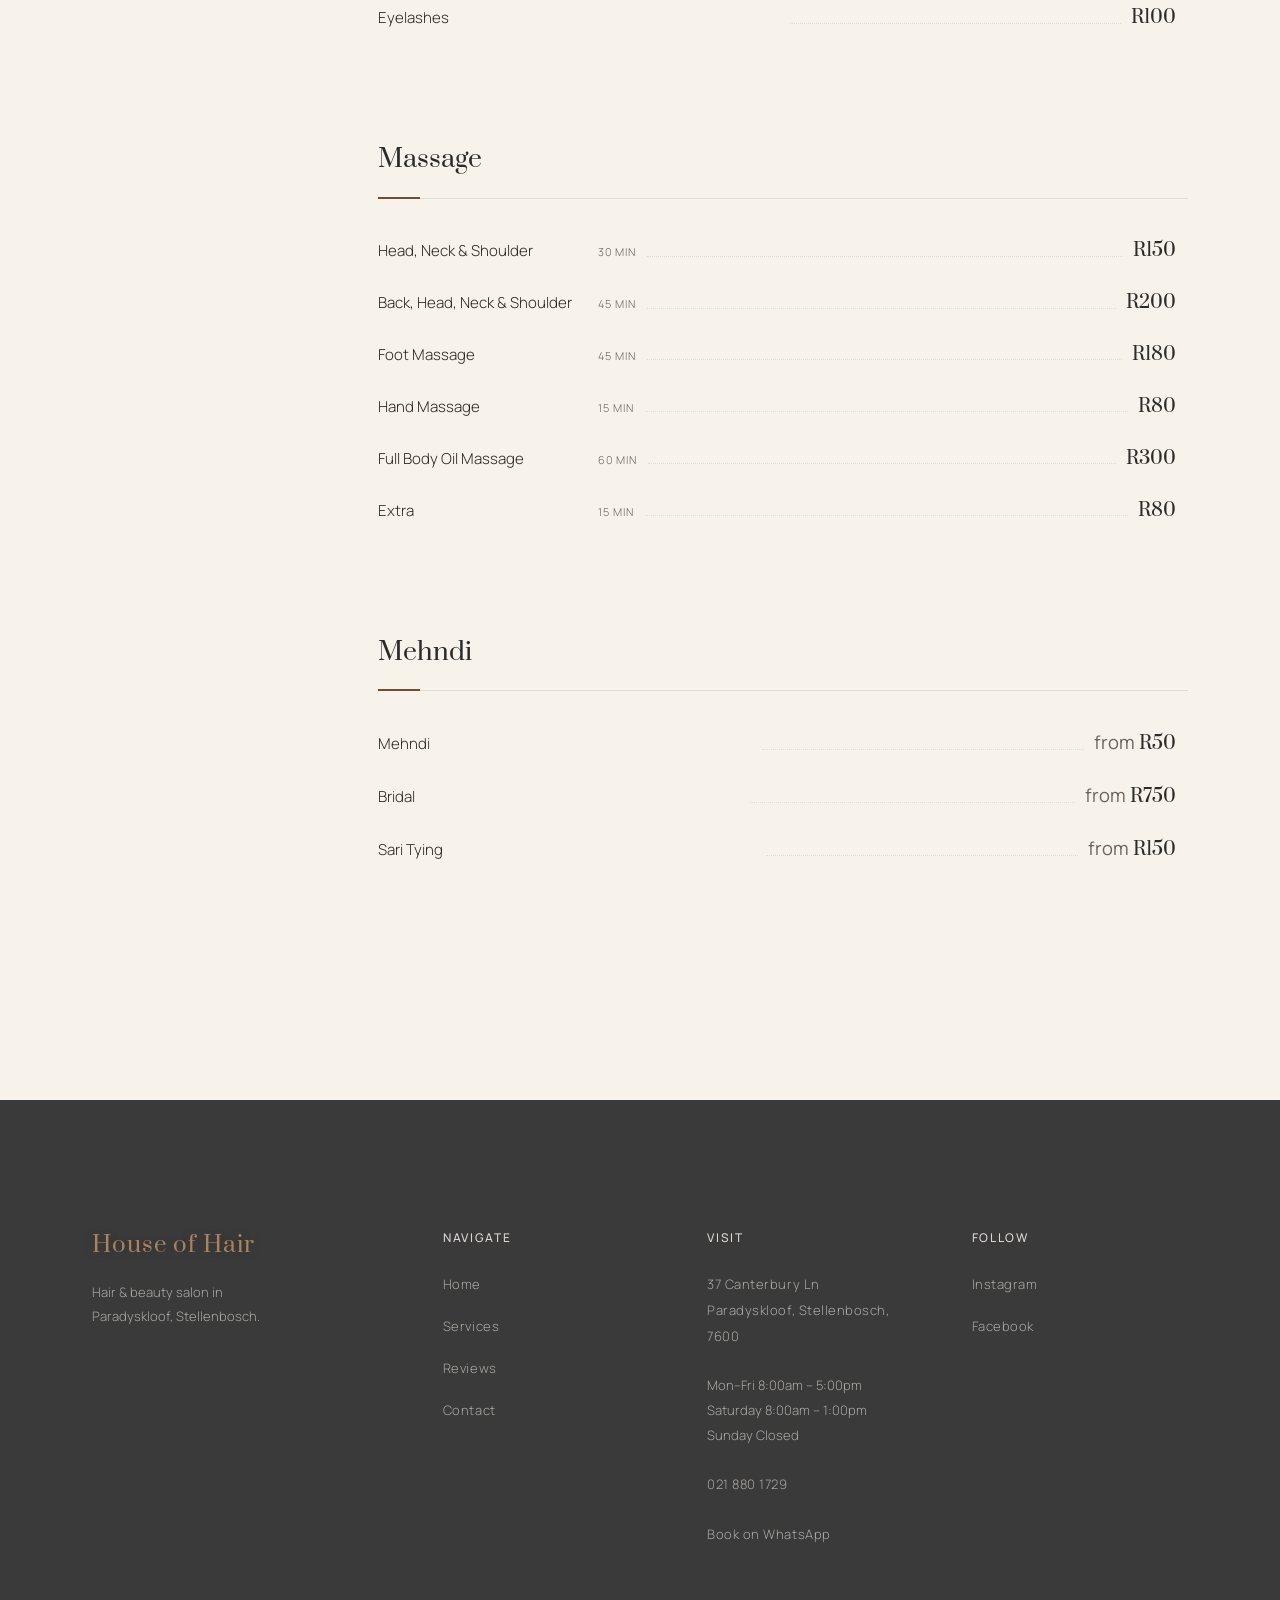
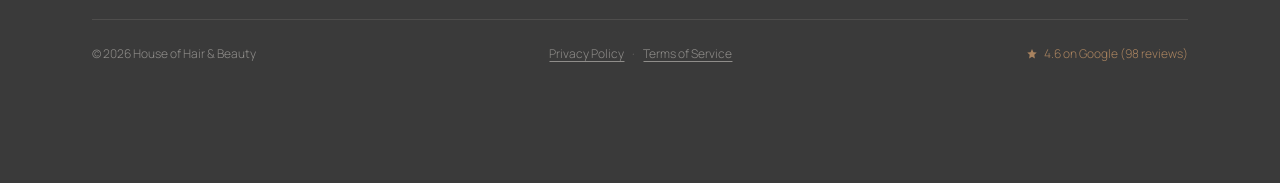
<file: services.html>
<!DOCTYPE html>
<html lang="en">
<head>
<meta charset="UTF-8">
<meta name="viewport" content="width=device-width, initial-scale=1.0">
<title>Price List | House of Hair &amp; Beauty, Stellenbosch</title>
<meta name="description" content="Price list for House of Hair &amp; Beauty in Paradyskloof, Stellenbosch.">
<link rel="preconnect" href="https://fonts.googleapis.com">
<link rel="preconnect" href="https://fonts.gstatic.com" crossorigin>
<link href="https://fonts.googleapis.com/css2?family=Prata&family=Manrope:wght@300;400;500&display=swap" rel="stylesheet">
<link rel="stylesheet" href="style.css">
</head>
<body class="page-services">

<header class="site-header is-scrolled" id="top">
  <div class="container header-inner">
    <a class="logo" href="index.html">House of Hair</a>
    <nav class="nav" id="site-nav">
      <a href="index.html#hero">Home</a>
      <a href="services.html" aria-current="page">Services</a>
      <a href="index.html#reviews">Reviews</a>
      <a href="index.html#contact">Contact</a>
    </nav>
    <div class="header-actions">
      <a class="btn btn-small js-whatsapp-gate" href="https://wa.me/27609820397?text=Hi%20House%20of%20Hair%20%26%20Beauty%2C%20I%27d%20like%20to%20book%20an%20appointment." target="_blank" rel="noopener">WhatsApp</a>
      <button class="nav-toggle" id="nav-toggle" aria-expanded="false" aria-controls="site-nav" aria-label="Toggle navigation menu">
        <span></span><span></span><span></span>
      </button>
    </div>
  </div>
</header>

<main>

  <!-- TODO: the price list below (categories and prices) is still K3 Hair & Beauty Salon's real, verified data.
       It has not been confirmed for House of Hair & Beauty and must be replaced with real pricing before launch. -->
  <section class="section page-head">
    <div class="container">
      <div class="page-head-intro">
        <h1 class="page-title reveal">Price List</h1>
        <p class="page-intro reveal">Everything we offer, with prices. Where a price starts with <em>from</em>, the final cost depends on hair length, thickness or how long the work takes. Send us a message if you want a quote before you book.</p>
        <p class="page-intro reveal">Select the services you'd like below and we'll keep a running list with a cost estimate. When you're ready, one tap sends it all to us as a booking request on WhatsApp.</p>
        <p class="page-terms reveal">A booking is only confirmed once you've heard back from us on WhatsApp, not simply by sending your selection.</p>
      </div>
    </div>
  </section>

  <section class="section price-section">
    <div class="container price-layout">

      <aside class="cat-index" aria-label="Service categories">
        <ul>
          <li><a href="#threading">Threading</a></li>
          <li><a href="#waxing">Waxing</a></li>
          <li><a href="#facials">Facials</a></li>
          <li><a href="#nails">Manicure &amp; Pedicure</a></li>
          <li><a href="#hair">Hair Styling</a></li>
          <li><a href="#makeup">Make-up</a></li>
          <li><a href="#massage">Massage</a></li>
          <li><a href="#mehndi">Mehndi</a></li>
        </ul>
      </aside>

      <div class="price-groups">

        <section id="threading" class="price-group reveal">
          <h2>Threading</h2>
          <ul class="price-list-full">
            <li class="price-row"><span class="price-name">Eyebrow</span><span class="price-leader"></span><span class="price-amt">R50</span></li>
            <li class="price-row"><span class="price-name">Eyebrow Tint</span><span class="price-leader"></span><span class="price-amt">R50</span></li>
            <li class="price-row"><span class="price-name">Upper Lip</span><span class="price-leader"></span><span class="price-amt">R30</span></li>
            <li class="price-row"><span class="price-name">Upper Lip &amp; Chin</span><span class="price-leader"></span><span class="price-amt">R70</span></li>
            <li class="price-row"><span class="price-name">Full Face Threading</span><span class="price-leader"></span><span class="price-amt">R140</span></li>
          </ul>
        </section>

        <section id="waxing" class="price-group reveal">
          <h2>Waxing</h2>
          <ul class="price-list-full is-two-col">
            <li class="price-row"><span class="price-name">Eyebrow</span><span class="price-leader"></span><span class="price-amt">R60</span></li>
            <li class="price-row"><span class="price-name">Upper Lip</span><span class="price-leader"></span><span class="price-amt">R30</span></li>
            <li class="price-row"><span class="price-name">Upper Lip &amp; Chin</span><span class="price-leader"></span><span class="price-amt">R80</span></li>
            <li class="price-row"><span class="price-name">Full Face Waxing</span><span class="price-leader"></span><span class="price-amt">R150</span></li>
            <li class="price-row"><span class="price-name">Full Face Waxing with Neck</span><span class="price-leader"></span><span class="price-amt">R170</span></li>
            <li class="price-row"><span class="price-name">Half Leg</span><span class="price-leader"></span><span class="price-amt">R120</span></li>
            <li class="price-row"><span class="price-name">Full Leg</span><span class="price-leader"></span><span class="price-amt">R200</span></li>
            <li class="price-row"><span class="price-name">Full Arm</span><span class="price-leader"></span><span class="price-amt">R150</span></li>
            <li class="price-row"><span class="price-name">Half Arm</span><span class="price-leader"></span><span class="price-amt">R100</span></li>
            <li class="price-row"><span class="price-name">Underarm</span><span class="price-leader"></span><span class="price-amt">R80</span></li>
            <li class="price-row"><span class="price-name">Bikini</span><span class="price-leader"></span><span class="price-amt">R300</span></li>
            <li class="price-row"><span class="price-name">Full Body</span><span class="price-leader"></span><span class="price-amt">R780</span></li>
            <li class="price-row"><span class="price-name">Full Back Wax</span><span class="price-leader"></span><span class="price-amt">R200</span></li>
            <li class="price-row"><span class="price-name">Stomach Wax</span><span class="price-leader"></span><span class="price-amt">R150</span></li>
          </ul>
        </section>

        <section id="facials" class="price-group reveal">
          <h2>Facials</h2>
          <ul class="price-list-full">
            <li class="price-row"><span class="price-name">Clean Up Facial</span><span class="price-leader"></span><span class="price-amt">R200</span></li>
            <li class="price-row"><span class="price-name">Deep Cleanse</span><span class="price-leader"></span><span class="price-amt">R280</span></li>
            <li class="price-row"><span class="price-name">Glow Facial</span><span class="price-leader"></span><span class="price-amt">R350</span></li>
            <li class="price-row"><span class="price-name">Hydrating Facial</span><span class="price-leader"></span><span class="price-amt">R480</span></li>
            <li class="price-row"><span class="price-name">Scrub &amp; Mask</span><span class="price-leader"></span><span class="price-amt">R120</span></li>
            <li class="price-row"><span class="price-name">Full Face Bleach</span><span class="price-leader"></span><span class="price-amt">R120</span></li>
          </ul>
        </section>

        <section id="nails" class="price-group reveal">
          <h2>Manicure &amp; Pedicure</h2>
          <ul class="price-list-full is-two-col">
            <li class="price-row"><span class="price-name">Manicure</span><span class="price-leader"></span><span class="price-amt">R170</span></li>
            <li class="price-row"><span class="price-name">Spa Manicure with Paraffin</span><span class="price-leader"></span><span class="price-amt">R200</span></li>
            <li class="price-row"><span class="price-name">Pedicure</span><span class="price-leader"></span><span class="price-amt">R220</span></li>
            <li class="price-row"><span class="price-name">Spa Pedicure with Paraffin</span><span class="price-leader"></span><span class="price-amt">R270</span></li>
            <li class="price-row"><span class="price-name">Nail Cut Buff &amp; Shine</span><span class="price-leader"></span><span class="price-amt">R80</span></li>
            <li class="price-row"><span class="price-name">Nail Cut</span><span class="price-leader"></span><span class="price-amt">R50</span></li>
            <li class="price-row"><span class="price-name">Soak Off</span><span class="price-leader"></span><span class="price-amt">R120</span></li>
            <li class="price-row"><span class="price-name">Nail Paint</span><span class="price-leader"></span><span class="price-amt">R80</span></li>
          </ul>
        </section>

        <section id="hair" class="price-group reveal">
          <h2>Hair Styling</h2>
          <ul class="price-list-full is-two-col">
            <li class="price-row"><span class="price-name">Cut</span><span class="price-leader"></span><span class="price-amt">R180</span></li>
            <li class="price-row"><span class="price-name">Wash, Cut &amp; Set</span><span class="price-leader"></span><span class="price-amt">R300</span></li>
            <li class="price-row"><span class="price-name">Wash &amp; Set</span><span class="price-leader"></span><span class="price-amt is-from"><span class="price-amt-from">from</span> R150</span></li>
            <li class="price-row"><span class="price-name">Roots</span><span class="price-leader"></span><span class="price-amt is-from"><span class="price-amt-from">from</span> R300</span></li>
            <li class="price-row"><span class="price-name">Full Hair Colour</span><span class="price-leader"></span><span class="price-amt is-from"><span class="price-amt-from">from</span> R500</span></li>
            <li class="price-row"><span class="price-name">Highlights</span><span class="price-leader"></span><span class="price-amt is-from"><span class="price-amt-from">from</span> R800</span></li>
            <li class="price-row"><span class="price-name">Basin Treatment</span><span class="price-leader"></span><span class="price-amt">R150</span></li>
            <li class="price-row"><span class="price-name">Botox Treatment</span><span class="price-leader"></span><span class="price-amt is-from"><span class="price-amt-from">from</span> R300</span></li>
            <li class="price-row"><span class="price-name">Bridal Upstyle</span><span class="price-leader"></span><span class="price-amt">R350</span></li>
            <li class="price-row"><span class="price-name">Upstyle</span><span class="price-leader"></span><span class="price-amt">R300</span></li>
            <li class="price-row"><span class="price-name">Hair Curls</span><span class="price-leader"></span><span class="price-amt is-from"><span class="price-amt-from">from</span> R250</span></li>
            <li class="price-row"><span class="price-name">Apply Own Colour</span><span class="price-leader"></span><span class="price-amt">R100</span></li>
            <li class="price-row"><span class="price-name">Apply Own Colour &amp; Wash</span><span class="price-leader"></span><span class="price-amt">R200</span></li>
          </ul>
        </section>

        <section id="makeup" class="price-group reveal">
          <h2>Make-up</h2>
          <ul class="price-list-full">
            <li class="price-row"><span class="price-name">Casual</span><span class="price-leader"></span><span class="price-amt">R250</span></li>
            <li class="price-row"><span class="price-name">Party</span><span class="price-leader"></span><span class="price-amt">R350</span></li>
            <li class="price-row"><span class="price-name">Bridal</span><span class="price-leader"></span><span class="price-amt">R750</span></li>
            <li class="price-row"><span class="price-name">Eyelashes</span><span class="price-leader"></span><span class="price-amt">R100</span></li>
          </ul>
        </section>

        <section id="massage" class="price-group reveal">
          <h2>Massage</h2>
          <ul class="price-list-full">
            <li class="price-row"><span class="price-name">Head, Neck &amp; Shoulder</span><span class="price-dur">30 min</span><span class="price-leader"></span><span class="price-amt">R150</span></li>
            <li class="price-row"><span class="price-name">Back, Head, Neck &amp; Shoulder</span><span class="price-dur">45 min</span><span class="price-leader"></span><span class="price-amt">R200</span></li>
            <li class="price-row"><span class="price-name">Foot Massage</span><span class="price-dur">45 min</span><span class="price-leader"></span><span class="price-amt">R180</span></li>
            <li class="price-row"><span class="price-name">Hand Massage</span><span class="price-dur">15 min</span><span class="price-leader"></span><span class="price-amt">R80</span></li>
            <li class="price-row"><span class="price-name">Full Body Oil Massage</span><span class="price-dur">60 min</span><span class="price-leader"></span><span class="price-amt">R300</span></li>
            <li class="price-row"><span class="price-name">Extra</span><span class="price-dur">15 min</span><span class="price-leader"></span><span class="price-amt">R80</span></li>
          </ul>
        </section>

        <section id="mehndi" class="price-group reveal">
          <h2>Mehndi</h2>
          <ul class="price-list-full">
            <li class="price-row"><span class="price-name">Mehndi</span><span class="price-leader"></span><span class="price-amt is-from"><span class="price-amt-from">from</span> R50</span></li>
            <li class="price-row"><span class="price-name">Bridal</span><span class="price-leader"></span><span class="price-amt is-from"><span class="price-amt-from">from</span> R750</span></li>
            <li class="price-row"><span class="price-name">Sari Tying</span><span class="price-leader"></span><span class="price-amt is-from"><span class="price-amt-from">from</span> R150</span></li>
          </ul>
        </section>

      </div>
    </div>
  </section>

</main>

<a class="mobile-cta js-whatsapp-gate" id="mobile-cta" href="https://wa.me/27609820397?text=Hi%20House%20of%20Hair%20%26%20Beauty%2C%20I%27d%20like%20to%20book%20an%20appointment." target="_blank" rel="noopener" aria-label="Book on WhatsApp">
  <svg viewBox="0 0 24 24" width="20" height="20" aria-hidden="true"><path fill="currentColor" d="M17.5 14.4c-.3-.1-1.6-.8-1.9-.9-.3-.1-.4-.1-.6.1-.2.3-.7.9-.8 1-.1.2-.3.2-.5.1-1.4-.7-2.3-1.2-3.3-2.7-.2-.4.2-.4.6-1.2.1-.2 0-.4 0-.5-.1-.1-.6-1.4-.8-1.9-.2-.5-.4-.4-.6-.4h-.5c-.2 0-.5.1-.7.3-.2.3-1 1-1 2.3 0 1.4 1 2.7 1.1 2.9.1.2 2 3.1 4.9 4.3.7.3 1.2.5 1.6.6.7.2 1.3.2 1.8.1.5-.1 1.6-.7 1.9-1.3.2-.6.2-1.1.2-1.3-.1-.1-.3-.2-.5-.3z"/><path fill="currentColor" d="M12 2C6.5 2 2 6.5 2 12c0 1.9.5 3.6 1.4 5.1L2 22l5.1-1.3c1.4.8 3.1 1.3 4.9 1.3 5.5 0 10-4.5 10-10S17.5 2 12 2zm0 18.2c-1.6 0-3.2-.4-4.5-1.2l-.3-.2-3 .8.8-2.9-.2-.3C4 15 3.5 13.5 3.5 12c0-4.7 3.8-8.5 8.5-8.5s8.5 3.8 8.5 8.5-3.8 8.5-8.5 8.5z"/></svg>
  <span>Book on WhatsApp</span>
</a>

<!-- SERVICE SELECTION PANEL (desktop, fixed bottom-right) -->
<div id="selection-panel" class="selection-panel" hidden>
  <div class="selection-panel-header">
    <span class="selection-count" id="selection-count-desktop">0 selected</span>
    <button type="button" class="selection-clear" id="selection-clear-desktop">Clear all</button>
  </div>
  <ul class="selection-list" id="selection-list-desktop"></ul>
  <div class="selection-panel-footer">
    <span class="selection-total" id="selection-total-desktop"></span>
    <button type="button" class="btn btn-primary selection-book" id="selection-book-desktop">Book on WhatsApp</button>
  </div>
</div>

<!-- SERVICE SELECTION BAR + SHEET (mobile) -->
<div id="selection-backdrop" class="selection-backdrop" hidden></div>

<div id="selection-bar" class="selection-bar" hidden>
  <button type="button" class="selection-bar-summary" id="selection-bar-toggle" aria-expanded="false" aria-controls="selection-sheet">
    <span class="selection-bar-count" id="selection-count-mobile">0 selected</span>
    <span class="selection-bar-total" id="selection-total-mobile"></span>
  </button>
  <button type="button" class="btn btn-primary selection-book" id="selection-book-mobile">Book on WhatsApp</button>
</div>

<div id="selection-sheet" class="selection-sheet" hidden>
  <div class="selection-sheet-header">
    <span class="selection-sheet-title">Your selection</span>
    <button type="button" class="selection-sheet-close" id="selection-sheet-close" aria-label="Close selection">
      <svg viewBox="0 0 24 24" width="16" height="16" aria-hidden="true"><path fill="none" stroke="currentColor" stroke-width="2" stroke-linecap="round" d="M6 6l12 12M18 6L6 18"/></svg>
    </button>
  </div>
  <ul class="selection-list" id="selection-list-mobile"></ul>
  <div class="selection-panel-footer">
    <span class="selection-total" id="selection-total-mobile-sheet"></span>
    <button type="button" class="selection-clear" id="selection-clear-mobile">Clear all</button>
  </div>
</div>

<!-- BOOKING MODAL -->
<div id="booking-modal" class="modal" hidden>
  <div class="modal-backdrop" data-modal-close></div>
  <div class="modal-panel" role="dialog" aria-modal="true" aria-labelledby="booking-modal-title">
    <button type="button" class="modal-close" data-modal-close aria-label="Close">
      <svg viewBox="0 0 24 24" width="18" height="18" aria-hidden="true"><path fill="none" stroke="currentColor" stroke-width="2" stroke-linecap="round" d="M6 6l12 12M18 6L6 18"/></svg>
    </button>

    <h2 id="booking-modal-title">Confirm your booking</h2>

    <div class="modal-summary">
      <p class="modal-summary-label">Selected services</p>
      <ul class="modal-summary-list" id="modal-summary-list"></ul>
      <p class="modal-summary-total" id="modal-summary-total"></p>
    </div>

    <form id="booking-form" novalidate>
      <div class="form-field">
        <label for="booking-name">Name</label>
        <input type="text" id="booking-name" name="name" autocomplete="name" required>
        <p class="form-error" id="booking-name-error" hidden>Please tell us your name.</p>
      </div>
      <div class="form-field">
        <label for="booking-day">Preferred day</label>
        <input type="date" id="booking-day" name="day" required>
        <p class="form-error" id="booking-day-error" hidden>Please choose a preferred day.</p>
      </div>
      <div class="form-field">
        <label for="booking-time">Preferred time</label>
        <select id="booking-time" name="time" required>
          <option value="" disabled selected>Select a time</option>
        </select>
        <p class="form-error" id="booking-time-error" hidden>Please choose a preferred time.</p>
      </div>
      <div class="form-field">
        <label for="booking-notes">Anything else <span class="form-optional">(optional)</span></label>
        <textarea id="booking-notes" name="notes" rows="3"></textarea>
      </div>
      <button type="submit" class="btn btn-primary modal-submit">Send on WhatsApp</button>
    </form>
  </div>
</div>

<!-- WHATSAPP GATE: offered when a generic WhatsApp button is pressed with an empty cart -->
<div id="whatsapp-gate-modal" class="modal whatsapp-gate" hidden>
  <div class="modal-backdrop" data-gate-close></div>
  <div class="modal-panel whatsapp-gate-panel" role="dialog" aria-modal="true" aria-labelledby="whatsapp-gate-title">
    <button type="button" class="modal-close" data-gate-close aria-label="Close">
      <svg viewBox="0 0 24 24" width="18" height="18" aria-hidden="true"><path fill="none" stroke="currentColor" stroke-width="2" stroke-linecap="round" d="M6 6l12 12M18 6L6 18"/></svg>
    </button>
    <h2 id="whatsapp-gate-title">Before you go</h2>
    <p class="whatsapp-gate-copy">Choosing your services first means we know exactly what you're booking and what it costs, or you're welcome to just message us directly.</p>
    <div class="whatsapp-gate-actions">
      <button type="button" class="btn btn-primary whatsapp-gate-choose" id="whatsapp-gate-choose">
        Choose services &amp; book
        <span class="whatsapp-gate-tag">Recommended</span>
      </button>
      <button type="button" class="whatsapp-gate-skip" id="whatsapp-gate-skip">Go straight to WhatsApp</button>
    </div>
  </div>
</div>

<footer class="site-footer">
  <div class="container footer-grid">

    <div class="footer-col footer-brand">
      <span class="logo">House of Hair</span>
      <p>Hair &amp; beauty salon in Paradyskloof, Stellenbosch.</p>
    </div>

    <div class="footer-col">
      <h3>Navigate</h3>
      <ul>
        <li><a href="index.html#hero">Home</a></li>
        <li><a href="services.html">Services</a></li>
        <li><a href="index.html#reviews">Reviews</a></li>
        <li><a href="index.html#contact">Contact</a></li>
      </ul>
    </div>

    <div class="footer-col">
      <h3>Visit</h3>
      <p><a href="https://www.google.com/maps/search/?api=1&query=37+Canterbury+Ln,+Paradyskloof,+Stellenbosch,+7600" target="_blank" rel="noopener">37 Canterbury Ln<br>Paradyskloof, Stellenbosch, 7600</a></p>
      <p>Mon&ndash;Fri 8:00am &ndash; 5:00pm<br>Saturday 8:00am &ndash; 1:00pm<br>Sunday Closed</p>
      <p><a href="tel:+27218801729">021 880 1729</a></p>
      <p><a class="js-whatsapp-gate" href="https://wa.me/27609820397?text=Hi%20House%20of%20Hair%20%26%20Beauty%2C%20I%27d%20like%20to%20book%20an%20appointment." target="_blank" rel="noopener">Book on WhatsApp</a></p>
    </div>

    <div class="footer-col">
      <h3>Follow</h3>
      <ul>
        <li><a href="https://www.instagram.com/houseofhair_stb/" target="_blank" rel="noopener">Instagram</a></li>
        <li><a href="https://www.facebook.com/profile.php?id=100091155585406" target="_blank" rel="noopener">Facebook</a></li>
      </ul>
    </div>

    <div class="footer-bottom">
      <p>&copy; <span id="year">2026</span> House of Hair &amp; Beauty</p>
      <p class="footer-legal">
        <a href="privacy-policy.html">Privacy Policy</a><span class="divider" aria-hidden="true">&middot;</span><a href="terms.html">Terms of Service</a>
      </p>
      <p class="footer-rating">
        <svg viewBox="0 0 24 24" width="12" height="12" aria-hidden="true"><path fill="currentColor" d="M12 2l2.9 6.26L21.5 9l-4.9 4.36L17.8 21 12 17.27 6.2 21l1.2-7.64L2.5 9l6.6-.74L12 2z"/></svg>
        4.6 on Google (98 reviews)
      </p>
    </div>

  </div>
</footer>

<script src="script.js"></script>
</body>
</html>
</file>
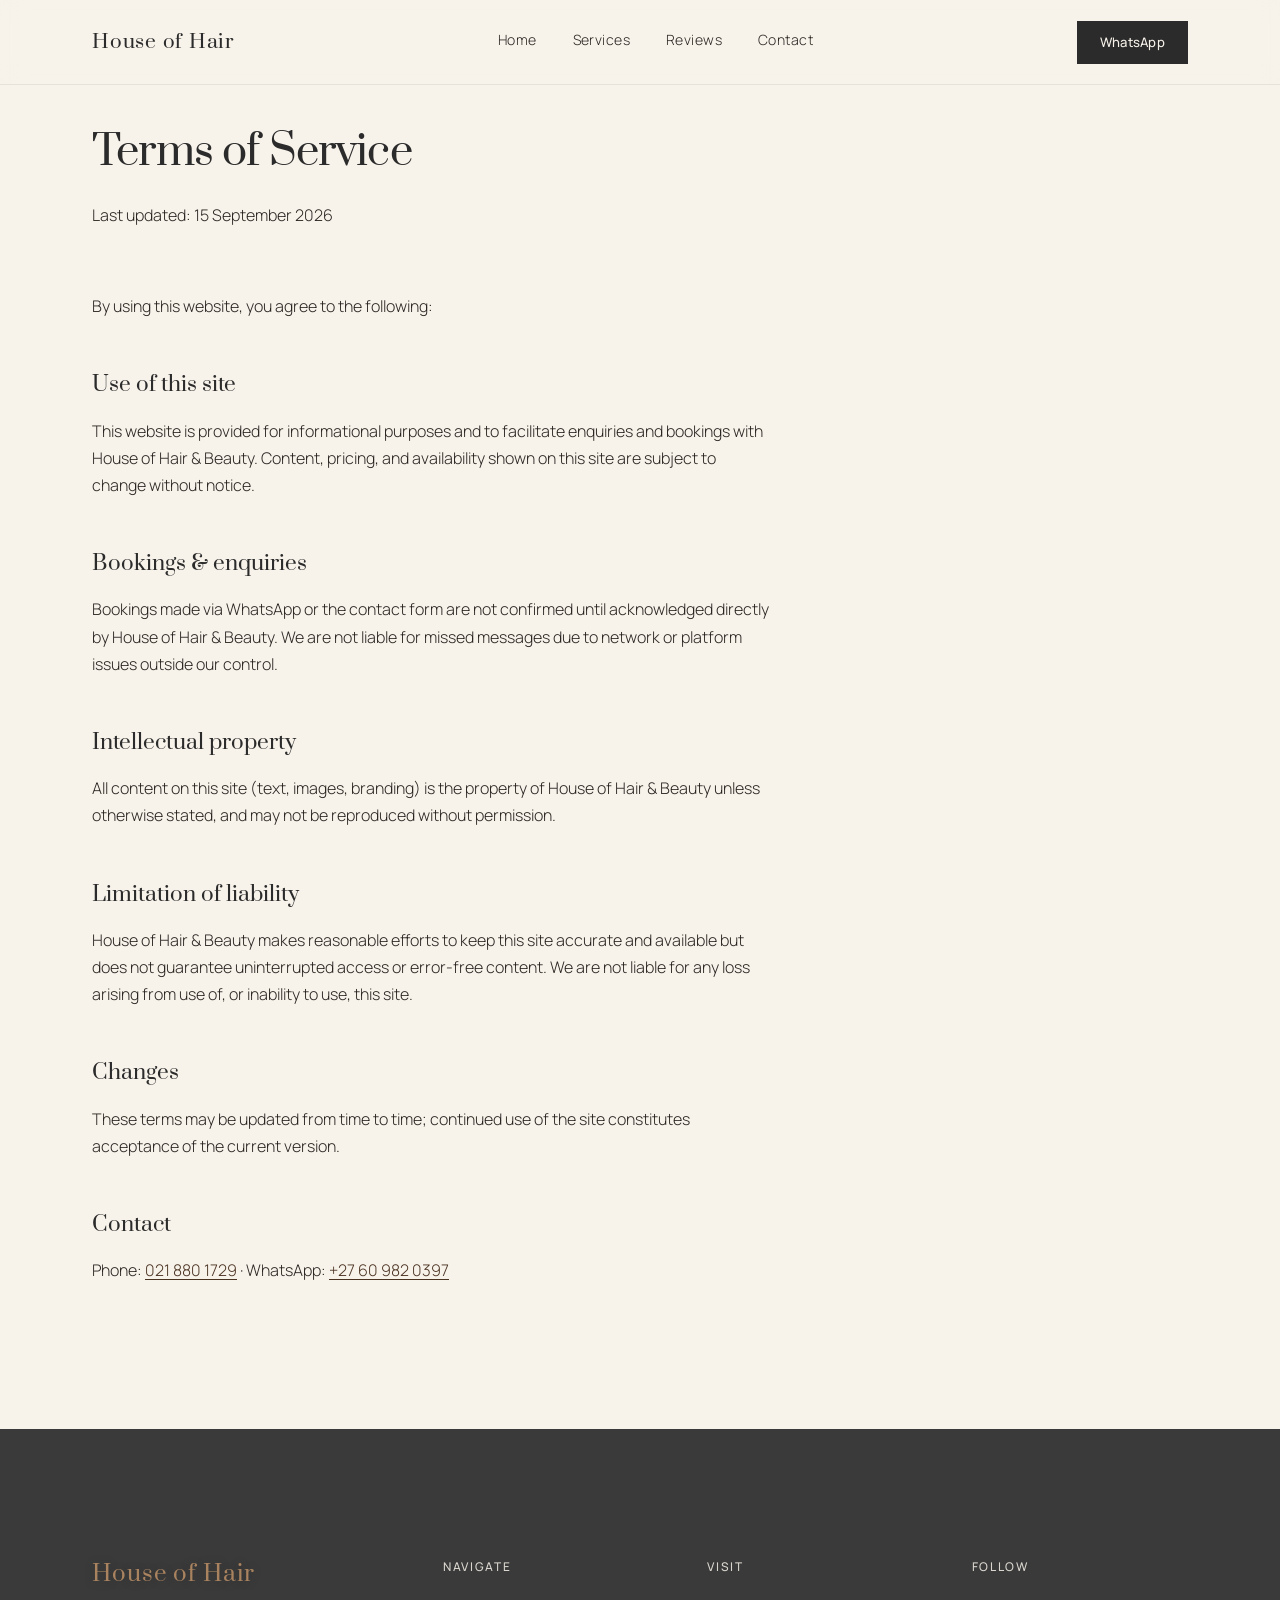
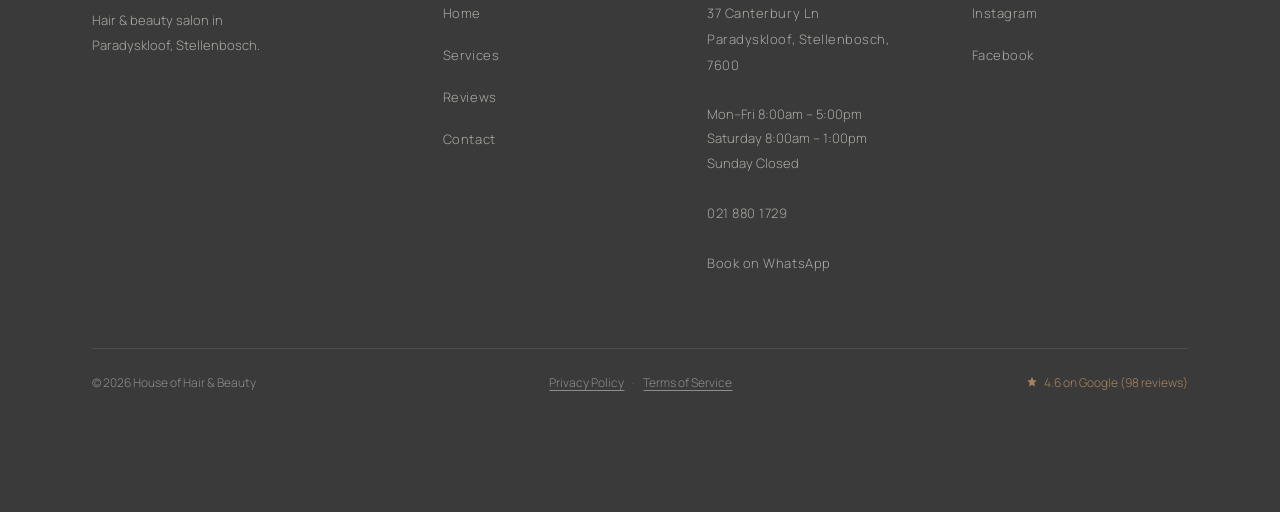
<file: terms.html>
<!DOCTYPE html>
<html lang="en">
<head>
<meta charset="UTF-8">
<meta name="viewport" content="width=device-width, initial-scale=1.0">
<title>Terms of Service | House of Hair &amp; Beauty, Stellenbosch</title>
<meta name="description" content="Terms of service for using the House of Hair &amp; Beauty website in Paradyskloof, Stellenbosch.">
<link rel="preconnect" href="https://fonts.googleapis.com">
<link rel="preconnect" href="https://fonts.gstatic.com" crossorigin>
<link href="https://fonts.googleapis.com/css2?family=Prata&family=Manrope:wght@300;400;500&display=swap" rel="stylesheet">
<link rel="stylesheet" href="style.css">
</head>
<body>

<header class="site-header is-scrolled" id="top">
  <div class="container header-inner">
    <a class="logo" href="index.html">House of Hair</a>
    <nav class="nav" id="site-nav">
      <a href="index.html#hero">Home</a>
      <a href="services.html">Services</a>
      <a href="index.html#reviews">Reviews</a>
      <a href="index.html#contact">Contact</a>
    </nav>
    <div class="header-actions">
      <a class="btn btn-small js-whatsapp-gate" href="https://wa.me/27609820397?text=Hi%20House%20of%20Hair%20%26%20Beauty%2C%20I%27d%20like%20to%20book%20an%20appointment." target="_blank" rel="noopener">WhatsApp</a>
      <button class="nav-toggle" id="nav-toggle" aria-expanded="false" aria-controls="site-nav" aria-label="Toggle navigation menu">
        <span></span><span></span><span></span>
      </button>
    </div>
  </div>
</header>

<main>

  <section class="section page-head">
    <div class="container">
      <h1 class="page-title reveal">Terms of Service</h1>
      <p class="page-intro reveal">Last updated: 15 September 2026</p>
    </div>
  </section>

  <section class="section legal-section">
    <div class="container">
      <div class="legal-content reveal">

        <p>By using this website, you agree to the following:</p>

        <h2>Use of this site</h2>
        <p>This website is provided for informational purposes and to facilitate enquiries and bookings with House of Hair &amp; Beauty. Content, pricing, and availability shown on this site are subject to change without notice.</p>

        <h2>Bookings &amp; enquiries</h2>
        <p>Bookings made via WhatsApp or the contact form are not confirmed until acknowledged directly by House of Hair &amp; Beauty. We are not liable for missed messages due to network or platform issues outside our control.</p>

        <h2>Intellectual property</h2>
        <p>All content on this site (text, images, branding) is the property of House of Hair &amp; Beauty unless otherwise stated, and may not be reproduced without permission.</p>

        <h2>Limitation of liability</h2>
        <p>House of Hair &amp; Beauty makes reasonable efforts to keep this site accurate and available but does not guarantee uninterrupted access or error-free content. We are not liable for any loss arising from use of, or inability to use, this site.</p>

        <h2>Changes</h2>
        <p>These terms may be updated from time to time; continued use of the site constitutes acceptance of the current version.</p>

        <h2>Contact</h2>
        <!-- TODO: real business email not yet supplied; using phone/WhatsApp as the contact channel until one is provided -->
        <p>Phone: <a href="tel:+27218801729">021 880 1729</a> &middot; WhatsApp: <a class="js-whatsapp-gate" href="https://wa.me/27609820397?text=Hi%20House%20of%20Hair%20%26%20Beauty%2C%20I%27d%20like%20to%20book%20an%20appointment." target="_blank" rel="noopener">+27 60 982 0397</a></p>

      </div>
    </div>
  </section>

</main>

<a class="mobile-cta js-whatsapp-gate" id="mobile-cta" href="https://wa.me/27609820397?text=Hi%20House%20of%20Hair%20%26%20Beauty%2C%20I%27d%20like%20to%20book%20an%20appointment." target="_blank" rel="noopener" aria-label="Book on WhatsApp">
  <svg viewBox="0 0 24 24" width="20" height="20" aria-hidden="true"><path fill="currentColor" d="M17.5 14.4c-.3-.1-1.6-.8-1.9-.9-.3-.1-.4-.1-.6.1-.2.3-.7.9-.8 1-.1.2-.3.2-.5.1-1.4-.7-2.3-1.2-3.3-2.7-.2-.4.2-.4.6-1.2.1-.2 0-.4 0-.5-.1-.1-.6-1.4-.8-1.9-.2-.5-.4-.4-.6-.4h-.5c-.2 0-.5.1-.7.3-.2.3-1 1-1 2.3 0 1.4 1 2.7 1.1 2.9.1.2 2 3.1 4.9 4.3.7.3 1.2.5 1.6.6.7.2 1.3.2 1.8.1.5-.1 1.6-.7 1.9-1.3.2-.6.2-1.1.2-1.3-.1-.1-.3-.2-.5-.3z"/><path fill="currentColor" d="M12 2C6.5 2 2 6.5 2 12c0 1.9.5 3.6 1.4 5.1L2 22l5.1-1.3c1.4.8 3.1 1.3 4.9 1.3 5.5 0 10-4.5 10-10S17.5 2 12 2zm0 18.2c-1.6 0-3.2-.4-4.5-1.2l-.3-.2-3 .8.8-2.9-.2-.3C4 15 3.5 13.5 3.5 12c0-4.7 3.8-8.5 8.5-8.5s8.5 3.8 8.5 8.5-3.8 8.5-8.5 8.5z"/></svg>
  <span>Book on WhatsApp</span>
</a>

<!-- WHATSAPP GATE: offered when a generic WhatsApp button is pressed with an empty cart -->
<div id="whatsapp-gate-modal" class="modal whatsapp-gate" hidden>
  <div class="modal-backdrop" data-gate-close></div>
  <div class="modal-panel whatsapp-gate-panel" role="dialog" aria-modal="true" aria-labelledby="whatsapp-gate-title">
    <button type="button" class="modal-close" data-gate-close aria-label="Close">
      <svg viewBox="0 0 24 24" width="18" height="18" aria-hidden="true"><path fill="none" stroke="currentColor" stroke-width="2" stroke-linecap="round" d="M6 6l12 12M18 6L6 18"/></svg>
    </button>
    <h2 id="whatsapp-gate-title">Before you go</h2>
    <p class="whatsapp-gate-copy">Choosing your services first means we know exactly what you're booking and what it costs, or you're welcome to just message us directly.</p>
    <div class="whatsapp-gate-actions">
      <button type="button" class="btn btn-primary whatsapp-gate-choose" id="whatsapp-gate-choose">
        Choose services &amp; book
        <span class="whatsapp-gate-tag">Recommended</span>
      </button>
      <button type="button" class="whatsapp-gate-skip" id="whatsapp-gate-skip">Go straight to WhatsApp</button>
    </div>
  </div>
</div>

<footer class="site-footer">
  <div class="container footer-grid">

    <div class="footer-col footer-brand">
      <span class="logo">House of Hair</span>
      <p>Hair &amp; beauty salon in Paradyskloof, Stellenbosch.</p>
    </div>

    <div class="footer-col">
      <h3>Navigate</h3>
      <ul>
        <li><a href="index.html#hero">Home</a></li>
        <li><a href="services.html">Services</a></li>
        <li><a href="index.html#reviews">Reviews</a></li>
        <li><a href="index.html#contact">Contact</a></li>
      </ul>
    </div>

    <div class="footer-col">
      <h3>Visit</h3>
      <p><a href="https://www.google.com/maps/search/?api=1&query=37+Canterbury+Ln,+Paradyskloof,+Stellenbosch,+7600" target="_blank" rel="noopener">37 Canterbury Ln<br>Paradyskloof, Stellenbosch, 7600</a></p>
      <p>Mon&ndash;Fri 8:00am &ndash; 5:00pm<br>Saturday 8:00am &ndash; 1:00pm<br>Sunday Closed</p>
      <p><a href="tel:+27218801729">021 880 1729</a></p>
      <p><a class="js-whatsapp-gate" href="https://wa.me/27609820397?text=Hi%20House%20of%20Hair%20%26%20Beauty%2C%20I%27d%20like%20to%20book%20an%20appointment." target="_blank" rel="noopener">Book on WhatsApp</a></p>
    </div>

    <div class="footer-col">
      <h3>Follow</h3>
      <ul>
        <li><a href="https://www.instagram.com/houseofhair_stb/" target="_blank" rel="noopener">Instagram</a></li>
        <li><a href="https://www.facebook.com/profile.php?id=100091155585406" target="_blank" rel="noopener">Facebook</a></li>
      </ul>
    </div>

    <div class="footer-bottom">
      <p>&copy; <span id="year">2026</span> House of Hair &amp; Beauty</p>
      <p class="footer-legal">
        <a href="privacy-policy.html">Privacy Policy</a><span class="divider" aria-hidden="true">&middot;</span><a href="terms.html" aria-current="page">Terms of Service</a>
      </p>
      <p class="footer-rating">
        <svg viewBox="0 0 24 24" width="12" height="12" aria-hidden="true"><path fill="currentColor" d="M12 2l2.9 6.26L21.5 9l-4.9 4.36L17.8 21 12 17.27 6.2 21l1.2-7.64L2.5 9l6.6-.74L12 2z"/></svg>
        4.6 on Google (98 reviews)
      </p>
    </div>

  </div>
</footer>

<script src="script.js"></script>
</body>
</html>
</file>
<file: style.css>
/* ==========================================================================
   House of Hair & Beauty — Stylesheet
   Design system: CLAUDE.md — sharp geometry, restrained editorial, one motion
   treatment, header transitions on scroll, single-quote testimonials.
   ========================================================================== */

:root {
  --cream: #f7f2ea;
  --cream-alt: #f0e9dd;
  --black: #2b2b2b;
  --black-soft: #3a3a3a;
  --gold: #6f4e37;
  --gold-light: #a9835f;
  --gold-deep: #4a3221;
  --ink: #2b2622;
  --ink-muted: #6b6259;
  --border: rgba(43, 43, 43, 0.1);

  --font-serif: 'Prata', Georgia, 'Times New Roman', serif;
  --font-sans: 'Manrope', 'Helvetica Neue', Arial, sans-serif;

  --ease: cubic-bezier(0.16, 1, 0.3, 1);

  --max-width: 1160px;

  /* spacing scale */
  --sp-1: 8px;
  --sp-2: 16px;
  --sp-3: 24px;
  --sp-4: 32px;
  --sp-6: 48px;
  --sp-8: 64px;
  --sp-12: 96px;
  --sp-16: 128px;
  --sp-20: 160px;
}

* { box-sizing: border-box; }

html { scroll-behavior: smooth; }

body {
  margin: 0;
  background: var(--cream);
  color: var(--ink);
  font-family: var(--font-sans);
  font-weight: 300;
  font-size: 16px;
  line-height: 1.6;
  -webkit-font-smoothing: antialiased;
}

/* Scroll lock while the mobile menu is open. Position-fixed rather than plain
   overflow:hidden, which mobile Safari ignores; script.js stores the scroll
   offset in `top` and restores it on close. */
body.nav-open {
  position: fixed;
  left: 0;
  right: 0;
  width: 100%;
  overflow: hidden;
}

img { max-width: 100%; display: block; }

.container {
  max-width: var(--max-width);
  margin: 0 auto;
  padding: 0 32px;
}

h1, h2, h3 {
  font-family: var(--font-serif);
  font-weight: 400;
  color: var(--black);
  margin: 0;
}

a { color: inherit; text-decoration: none; }

:focus-visible {
  outline: 2px solid var(--gold-deep);
  outline-offset: 3px;
}

.section-title {
  font-size: clamp(1.9rem, 3.5vw, 2.6rem);
  font-weight: 400;
  line-height: 1.25;
  letter-spacing: -0.02em;
  margin-bottom: 48px;
}

.section-title.center { text-align: center; }

/* ---------- Buttons ---------- */

.btn {
  display: inline-flex;
  align-items: center;
  gap: 10px;
  padding: 16px 32px;
  border-radius: 0;
  font-family: var(--font-sans);
  font-size: 0.95rem;
  letter-spacing: 0.02em;
  font-weight: 500;
  cursor: pointer;
  transition: background-color 0.2s ease, color 0.2s ease, border-color 0.2s ease, transform 0.2s ease;
}

.btn-primary {
  background: var(--black);
  color: var(--cream);
  border: 1px solid var(--black);
}

.btn-primary:hover,
.btn-primary:focus-visible {
  background: var(--cream);
  color: var(--black);
  transform: translateY(-2px);
}

.btn-small {
  padding: 10px 22px;
  font-size: 0.82rem;
  background: var(--black);
  color: var(--cream);
  border: 1px solid var(--black);
}

.btn-small:hover,
.btn-small:focus-visible {
  background: var(--cream);
  color: var(--black);
  transform: translateY(-2px);
}

@media (prefers-reduced-motion: reduce) {
  .btn { transition: background-color 0.2s ease, color 0.2s ease, border-color 0.2s ease; }
  .btn:hover, .btn:focus-visible { transform: none; }
}

/* ---------- Header ---------- */

.site-header {
  position: fixed;
  top: 0;
  left: 0;
  right: 0;
  z-index: 100;
  border-bottom: 1px solid transparent;
  transition: border-color 0.35s ease;
}

/* The blur lives on a pseudo-element, NOT on .site-header itself. A
   backdrop-filter makes an element the containing block for its
   position: fixed descendants — with it on the header, the mobile nav overlay
   collapsed to the header's own 64px box the moment the header went
   translucent, i.e. everywhere except the very top of the page. */
.site-header::before {
  content: '';
  position: absolute;
  inset: 0;
  z-index: -1;
  /* dark frosted wash so the nav stays legible over the busy salon-interior
     photo behind it */
  background: rgba(0, 0, 0, 0.35);
  -webkit-backdrop-filter: blur(8px);
  backdrop-filter: blur(8px);
  transition: background-color 0.35s ease, backdrop-filter 0.35s ease;
}

.site-header.is-scrolled::before {
  background-color: rgba(247, 242, 234, 0.8);
  -webkit-backdrop-filter: blur(12px);
  backdrop-filter: blur(12px);
}

.site-header.is-scrolled {
  border-bottom-color: rgba(43, 43, 43, 0.08);
}

@supports not ((backdrop-filter: blur(1px)) or (-webkit-backdrop-filter: blur(1px))) {
  .site-header::before { background-color: rgba(0, 0, 0, 0.45); }
  .site-header.is-scrolled::before { background-color: rgba(247, 242, 234, 0.94); }
}

.header-inner {
  display: grid;
  grid-template-columns: auto 1fr auto;
  align-items: center;
  gap: 24px;
  height: 84px;
}

.logo {
  font-family: var(--font-serif);
  font-size: 1.2rem;
  font-weight: 400;
  letter-spacing: 0.04em;
  white-space: nowrap;
  color: var(--cream);
  text-shadow: 0 1px 8px rgba(43, 43, 43, 0.35);
  transition: color 0.35s ease, text-shadow 0.35s ease;
}

.site-header.is-scrolled .logo { color: var(--black); text-shadow: none; }

/* the mark is a link back to the home page on both pages */
a.logo:hover,
a.logo:focus-visible { color: var(--gold-light); }

.site-header.is-scrolled a.logo:hover,
.site-header.is-scrolled a.logo:focus-visible { color: var(--gold-deep); }

.nav {
  display: flex;
  justify-content: center;
  gap: clamp(16px, 3vw, 36px);
}

.nav a {
  font-size: 0.88rem;
  letter-spacing: 0.03em;
  color: var(--cream);
  text-shadow: 0 1px 8px rgba(43, 43, 43, 0.35);
  position: relative;
  padding-bottom: 4px;
  transition: color 0.35s ease, text-shadow 0.35s ease;
}

.site-header.is-scrolled .nav a { color: var(--ink); text-shadow: none; }
body.nav-open .nav a { text-shadow: none; }

.nav a::after {
  content: '';
  position: absolute;
  left: 0; right: 0; bottom: 0;
  height: 1px;
  background: var(--ink);
  transform: scaleX(0);
  transform-origin: left;
  transition: transform 0.2s ease;
}

.nav a:hover::after,
.nav a:focus-visible::after { transform: scaleX(1); }

/* current page: standing underline and accent colour, on both the inline nav
   and the mobile overlay */
.site-header .nav a[aria-current="page"] { color: var(--gold-deep); }

.site-header .nav a[aria-current="page"]::after {
  background: var(--gold-deep);
  transform: scaleX(1);
}

.header-actions {
  display: flex;
  align-items: center;
  gap: 16px;
  justify-self: end;
}

/* Always visible in the header, over the hero included — the primary
   conversion action must be reachable from any scroll position.
   Promoted to its own compositing layer (transform + will-change) so it
   never gets caught up in the header::before backdrop-filter blur behind
   it — without this, Chrome/Safari intermittently render the button
   itself blurred while the fixed header repaints during scroll. */
.header-actions .btn-small {
  transform: translateZ(0);
  will-change: opacity;
  transition: background-color 0.2s ease, color 0.2s ease, border-color 0.2s ease, transform 0.2s ease;
}

.nav-toggle {
  display: none;
  flex-direction: column;
  justify-content: center;
  gap: 5px;
  width: 32px;
  height: 32px;
  padding: 0;
  border: 0;
  background: none;
  cursor: pointer;
  z-index: 110;
  position: relative;
}

.nav-toggle span {
  display: block;
  width: 100%;
  height: 1.5px;
  background: var(--cream);
  transition: background-color 0.35s ease, transform 0.25s ease, opacity 0.25s ease;
}

.site-header.is-scrolled .nav-toggle span { background: var(--black); }
body.nav-open .nav-toggle span { background: var(--black); }

.nav-toggle[aria-expanded="true"] span:nth-child(1) { transform: translateY(6.5px) rotate(45deg); }
.nav-toggle[aria-expanded="true"] span:nth-child(2) { opacity: 0; }
.nav-toggle[aria-expanded="true"] span:nth-child(3) { transform: translateY(-6.5px) rotate(-45deg); }

@media (max-width: 900px) {
  .nav a { font-size: 0.82rem; }
}

/* Mobile header: matches the site's main 780px mobile breakpoint, so there is
   no band where the inline desktop links crowd the WhatsApp button. */
@media (max-width: 780px) {
  .header-inner { height: 64px; gap: 12px; }

  .nav-toggle { display: flex; }

  /* Inline links never render at mobile — the nav becomes a full-screen
     overlay, parked off-screen until opened. */
  .nav {
    position: fixed;
    inset: 0;
    width: 100%;
    height: 100%;
    z-index: 105;
    flex-direction: column;
    align-items: center;
    justify-content: center;
    gap: var(--sp-4);
    /* fully opaque — page content must never show through */
    background-color: var(--cream);
    transform: translateY(-100%);
    transition: transform 0.4s cubic-bezier(0.16, 1, 0.3, 1);
    overscroll-behavior: contain;
  }

  .nav.is-open { transform: translateY(0); }

  .nav a {
    color: var(--ink);
    font-size: 1.1rem;
    padding: 8px 0;
  }

  .nav a::after { display: none; }

  /* smaller WhatsApp pill so mark + button + hamburger all breathe */
  .header-actions { gap: 12px; }

  .header-actions .btn-small {
    padding: 8px 14px;
    font-size: 0.72rem;
    letter-spacing: 0.01em;
  }
}

@media (prefers-reduced-motion: reduce) {
  .nav { transition: none; }
}

/* ---------- Hero ---------- */

.hero {
  position: relative;
  isolation: isolate;
  height: 100vh;
  height: 100dvh;
  min-height: 100vh;
  min-height: 100dvh;
  display: flex;
  align-items: center;
  padding: 0;
  text-align: left;
  overflow: hidden;
  color: var(--ink);
}

.hero .container {
  width: 100%;
  max-width: none;
  margin: 0;
  padding: 0;
}

.hero-media {
  position: absolute;
  inset: 0;
  z-index: -1;
}

.hero-media img {
  width: 100%;
  height: 100%;
  object-fit: cover;
  object-position: 58% 40%;
  animation: heroScaleIn 6s cubic-bezier(0.16, 1, 0.3, 1) forwards;
}

@keyframes heroScaleIn {
  from { transform: scale(1.08); }
  to { transform: scale(1); }
}

.hero-scrim {
  position: absolute;
  inset: 0;
  /* left gradient darkens the text column (headline/tagline/CTA live in the
     left third) fading out by ~60% across the hero, so the salon interior on
     the right stays visible; top gradient keeps the nav legible */
  background:
    linear-gradient(90deg, rgba(43, 43, 43, 0.6) 0%, rgba(43, 43, 43, 0.35) 30%, transparent 60%),
    linear-gradient(180deg, rgba(43, 43, 43, 0.5) 0%, transparent 25%);
}

.hero-inner {
  position: relative;
  max-width: 420px;
  margin: 0;
  padding-left: 7vw;
}

/* A dedicated dark "spotlight" behind just the text block, layered on top of
   the whole-hero scrim, so the headline/tagline/button read as clearly
   separated from the image rather than merely tinted by it. Sized to bleed
   past the text on every side so it fades out smoothly at the block's edges. */
.hero-inner::before {
  content: '';
  position: absolute;
  top: -60px;
  bottom: -60px;
  left: -10vw;
  right: -40px;
  background: radial-gradient(ellipse 75% 70% at 35% 50%, rgba(20, 15, 12, 0.65) 0%, rgba(20, 15, 12, 0.35) 45%, transparent 75%);
  pointer-events: none;
}

/* Hero text always sits on the photo + dark scrim, regardless of viewport,
   so it stays off-white/brown here rather than the charcoal used for body
   text elsewhere on light backgrounds. */
.hero-mark {
  margin: 0 0 18px;
  color: var(--cream);
}

.hero-mark-brand {
  display: block;
  font-family: var(--font-serif);
  font-weight: 400;
  font-size: clamp(2.2rem, 4.6vw, 3.4rem);
  line-height: 1.05;
  letter-spacing: -0.02em;
  color: var(--cream);
  text-shadow: 0 2px 10px rgba(43, 43, 43, 0.7);
}

.hero-mark-name {
  display: block;
  font-family: var(--font-sans);
  font-weight: 500;
  font-size: clamp(0.85rem, 1.3vw, 1rem);
  letter-spacing: 0.18em;
  text-transform: uppercase;
  color: rgba(247, 242, 234, 0.8);
  text-shadow: 0 2px 10px rgba(43, 43, 43, 0.7);
  margin-top: 8px;
}

.tagline {
  font-family: var(--font-serif);
  font-style: italic;
  font-size: clamp(1.1rem, 1.6vw, 1.3rem);
  color: var(--gold-light);
  text-shadow: 0 2px 10px rgba(43, 43, 43, 0.7);
  margin: 0 0 32px;
}

.btn-hero {
  display: inline-flex;
  align-items: center;
  gap: 10px;
  padding: 13px 26px;
  border: 1.5px solid rgba(111, 78, 55, 0.9);
  border-radius: 0;
  color: var(--cream);
  /* solid-ish brown fill rather than a thin outline, so the button reads as
     a clear tappable control against a busy photo, not just a faint border */
  background: rgba(111, 78, 55, 0.88);
  font-family: var(--font-sans);
  font-size: 0.76rem;
  font-weight: 500;
  letter-spacing: 0.14em;
  text-transform: uppercase;
}

a.btn-hero {
  transition: background-color 0.2s ease, color 0.2s ease, transform 0.2s ease;
}

.btn-hero:hover,
.btn-hero:focus-visible {
  background: var(--gold-deep);
  color: var(--cream);
  transform: translateY(-2px);
}

@media (prefers-reduced-motion: reduce) {
  .hero-media img { animation: none; }
  .btn-hero { transition: background-color 0.2s ease, color 0.2s ease; }
  .btn-hero:hover, .btn-hero:focus-visible { transform: none; }
}

@media (max-width: 780px) {
  .hero-inner { max-width: 100%; padding-left: 28px; padding-right: 28px; }
  .hero-media img { object-position: 80% 38%; }
  .hero-scrim {
    background:
      linear-gradient(180deg, rgba(43, 43, 43, 0.5) 0%, rgba(43, 43, 43, 0.15) 40%, transparent 70%),
      linear-gradient(90deg, rgba(43, 43, 43, 0.62) 0%, rgba(43, 43, 43, 0.4) 45%, rgba(43, 43, 43, 0.15) 75%);
  }
}

/* ---------- Sections ---------- */

.section { padding: 128px 0; }
.section-alt { background: var(--cream-alt); }

/* Anchor targets: offset by the fixed header's height plus a small buffer,
   so a jump-to never leaves the section heading hidden underneath it */
#the-space, #services, #reviews, #testimonials, #contact { scroll-margin-top: 112px; }

/* mobile header is 64px — clear it plus a comfortable buffer so a heading is
   never sliced by the bar it lands under */
@media (max-width: 780px) {
  #the-space, #services, #reviews, #testimonials, #contact { scroll-margin-top: 96px; }
}

/* Sections that follow a full-bleed image/video: sit flush, no dead cream band */
#testimonials { padding-top: var(--sp-4); }

/* Testimonials are a tight, single block — no oversized default section padding.
   Kept deliberately tighter than most sections so the video + full testimonial
   block (heading, quote, attribution, indicators) fit one viewport together. */
#testimonials { padding-bottom: var(--sp-6); }

.section-dark {
  background: var(--black);
  color: var(--cream);
  padding-bottom: 80px;
}

.section-dark .section-title,
.section-dark h2 { color: var(--cream); }

@media (max-width: 780px) {
  .section { padding: 72px 0; }
  #testimonials { padding-top: var(--sp-4); }
  #testimonials { padding-bottom: var(--sp-6); }
}

/* ---------- Services index (home) ---------- */

/* The eight category names as a plain typographic list. Prices live on
   services.html, so the home page names the categories and nothing else. */
.service-index {
  list-style: none;
  margin: 0 auto;
  padding: 0;
  max-width: 760px;
  display: grid;
  grid-auto-flow: column;
  grid-template-rows: repeat(4, auto);
  gap: 0 var(--sp-12);
}

@media (max-width: 700px) {
  .service-index { grid-auto-flow: row; grid-template-rows: none; }
}

.service-index li {
  border-bottom: 1px solid var(--border);
}

.service-index li a {
  display: block;
  font-family: var(--font-serif);
  font-weight: 400;
  font-size: 1.15rem;
  color: var(--black);
  text-decoration: none;
  padding: 20px 2px;
  transition: color 200ms ease, opacity 200ms ease;
}

.service-index li a:hover,
.service-index li a:focus-visible {
  color: var(--gold);
  opacity: 0.85;
}

.service-index li a:focus-visible {
  outline: 2px solid var(--gold);
  outline-offset: 2px;
}

.service-index-cta {
  margin-top: var(--sp-8);
  text-align: center;
}

/* Text link for light backgrounds. Uses ink rather than the gold accent, which
   only carries enough contrast against the dark sections. */
.text-link {
  display: inline-flex;
  align-items: center;
  gap: 8px;
  font-family: var(--font-sans);
  font-size: 0.85rem;
  font-weight: 500;
  letter-spacing: 0.02em;
  color: var(--ink);
  padding-bottom: 4px;
  border-bottom: 1px solid var(--border);
  transition: gap 0.2s ease, color 0.2s ease, border-color 0.2s ease;
}

.text-link:hover,
.text-link:focus-visible {
  gap: 12px;
  color: var(--gold-deep);
  border-color: var(--gold-deep);
}

/* ---------- Price list page ---------- */

body.page-services { background: var(--cream); }

.page-head { padding-bottom: var(--sp-8); }

.page-title {
  font-family: var(--font-serif);
  font-weight: 400;
  font-size: clamp(2rem, 3.5vw, 2.6rem);
  line-height: 1.2;
  letter-spacing: -0.02em;
  color: var(--black);
  margin: 0 0 var(--sp-3);
}

.page-intro {
  max-width: 62ch;
  margin: 0 0 var(--sp-2);
  font-size: 1rem;
  line-height: 1.7;
  color: var(--ink);
}

.page-intro:last-of-type { margin-bottom: 0; }

.page-terms {
  max-width: 62ch;
  margin: var(--sp-2) 0 0;
  font-size: 0.82rem;
  line-height: 1.6;
  color: var(--ink-muted);
}

/* Divider + extra space, not a background tint, separates the intro from
   the price table below it — the whole page stays one flat cream. */
.price-section {
  padding-top: var(--sp-8);
  border-top: 1px solid var(--border);
}

/* ---------- Legal pages (Privacy Policy, Terms of Service) ---------- */

.legal-section { padding-top: 0; padding-bottom: var(--sp-16); }

.legal-content { max-width: 68ch; }

.legal-content p {
  margin: 0 0 var(--sp-2);
  font-size: 1rem;
  line-height: 1.7;
  color: var(--ink);
}

.legal-content h2 {
  font-size: 1.3rem;
  font-weight: 400;
  margin: var(--sp-6) 0 var(--sp-2);
}

.legal-content h2:first-child { margin-top: 0; }

.legal-content ul {
  margin: 0 0 var(--sp-2);
  padding-left: 1.2em;
}

.legal-content li {
  margin-bottom: 8px;
  font-size: 1rem;
  line-height: 1.7;
  color: var(--ink);
}

.legal-content a {
  color: var(--gold-deep);
  text-decoration: underline;
  text-underline-offset: 3px;
  transition: color 0.2s ease;
}

.legal-content a:hover,
.legal-content a:focus-visible { color: var(--black); }

@media (max-width: 600px) {
  .legal-section { padding-bottom: var(--sp-8); }
}

.price-layout {
  display: grid;
  grid-template-columns: 190px 1fr;
  gap: var(--sp-12);
  align-items: start;
}

/* sticky on desktop, offset below the fixed header */
.cat-index { position: sticky; top: 116px; }

.cat-index ul { list-style: none; margin: 0; padding: 0; }

.cat-index li { margin-bottom: 12px; }

.cat-index a {
  display: inline-block;
  font-size: 0.78rem;
  letter-spacing: 0.1em;
  text-transform: uppercase;
  font-weight: 500;
  color: var(--ink);
  padding: 4px 10px 6px 0;
  border-bottom: 1px solid transparent;
  transition: color 0.2s ease, border-color 0.2s ease, background-color 0.2s ease;
}

.cat-index a:hover,
.cat-index a:focus-visible { color: var(--black); border-bottom-color: var(--gold); }

/* The category currently in view as the visitor scrolls (tracked in
   script.js) — a text colour change plus the same underline treatment
   used on the section headings, no box or fill. */
.cat-index a.is-active {
  color: var(--gold-deep);
  border-bottom-color: var(--gold-deep);
}

.price-group {
  scroll-margin-top: 112px;
  margin-bottom: var(--sp-12);
}

.price-group h2 {
  position: relative;
  font-size: 1.55rem;
  margin-bottom: 26px;
  padding-bottom: 18px;
  border-bottom: 1px solid var(--border);
}

.price-group h2::after {
  content: '';
  position: absolute;
  left: 0; bottom: -1px;
  width: 42px;
  height: 2px;
  background: var(--gold);
}

.price-list-full { list-style: none; margin: 0; padding: 0; }

/* long categories run two columns on desktop */
.price-list-full.is-two-col {
  columns: 2;
  column-gap: var(--sp-12);
}

.price-row {
  display: flex;
  align-items: baseline;
  gap: 10px;
  padding: 14px 0;
  font-size: 0.94rem;
  line-height: 1.3;
  color: var(--ink);
  break-inside: avoid;
}

.price-name { flex: 1 1 auto; line-height: 1.3; }

.price-dur {
  flex: 0 0 auto;
  font-size: 0.68rem;
  line-height: 1.3;
  letter-spacing: 0.1em;
  text-transform: uppercase;
  color: var(--ink-muted);
}

/* Massage is the one category with a duration column. Without a fixed name
   width, the duration's start position drifts with each row's name length
   ("Extra" vs "Back, Head, Neck & Shoulder"), so nothing lines up. A fixed
   column (sized to the longest name, "Back, Head, Neck & Shoulder") pins the
   duration — and everything after it — to one shared edge on every row. */
#massage .price-name { flex: 0 0 210px; }

@media (max-width: 600px) {
  #massage .price-name { flex: 0 0 140px; }
}

.price-leader {
  flex: 1 1 auto;
  min-width: 16px;
  align-self: flex-end;
  margin-bottom: 0.42em;
  border-bottom: 1px dotted var(--border);
}

.price-amt {
  flex: 0 0 auto;
  font-family: var(--font-serif);
  font-weight: 500;
  font-size: 1.15rem;
  line-height: 1.3;
  color: var(--black);
  text-align: right;
}

/* Only the "from" qualifier is muted — the number itself stays styled
   exactly like a fixed price, so R150 reads the same whether or not it's
   a starting price. Font-family/size match the fixed-price amount so
   every row's baseline lands in the same place regardless of price type. */
.price-amt-from {
  font-family: var(--font-sans);
  font-weight: 400;
  color: var(--ink-muted);
}

@media (max-width: 900px) {
  .price-layout { grid-template-columns: 1fr; gap: var(--sp-6); }
  /* index becomes a simple row at the top */
  .cat-index { position: static; }
  .cat-index ul { display: flex; flex-wrap: wrap; gap: 10px 18px; }
  .cat-index li { margin-bottom: 0; }
  .price-list-full.is-two-col { columns: 1; }
}

@media (max-width: 780px) {
  .price-group { scroll-margin-top: 96px; margin-bottom: var(--sp-8); }
}

/* ---------- Experience band ---------- */

.experience-band {
  position: relative;
  isolation: isolate;
  height: 45vh;
  min-height: 320px;
  display: flex;
  align-items: center;
  justify-content: center;
  overflow: hidden;
  color: var(--cream);
}

.experience-band video,
.experience-band img {
  position: absolute;
  inset: 0;
  width: 100%;
  height: 100%;
  object-fit: cover;
  object-position: center 30%;
  z-index: -2;
}

/* This band is much wider and shorter at desktop than on mobile, so
   object-fit: cover crops a different (width-driven, not height-driven)
   slice of the source video than on mobile — "center 30%" (tuned for the
   mobile crop) pushes the wide desktop window down past the client's
   face into a tight, context-free patch of skin and ear. Shift the focal
   point back up so the face/eye stay in frame without touching mobile. */
@media (min-width: 781px) {
  .experience-band video,
  .experience-band img {
    object-position: center 18%;
  }
}

.experience-scrim {
  position: absolute;
  inset: 0;
  z-index: -1;
  background: linear-gradient(180deg, rgba(43, 43, 43, 0.5) 0%, rgba(43, 43, 43, 0.35) 50%, rgba(43, 43, 43, 0.6) 100%);
}

.experience-inner { text-align: center; }

.experience-eyebrow {
  font-family: var(--font-sans);
  font-size: 0.72rem;
  font-weight: 500;
  letter-spacing: 0.18em;
  text-transform: uppercase;
  color: #f5f2ed;
  text-shadow: 0 2px 6px rgba(0, 0, 0, 0.5);
  margin: 0 0 14px;
}

.experience-inner .section-title {
  color: var(--cream);
  margin-bottom: 0;
  max-width: 640px;
  margin-left: auto;
  margin-right: auto;
}

/* ---------- Gallery: alternating editorial rows ---------- */

.editorial-rows { margin-top: 0; }

.editorial-row {
  display: grid;
  grid-template-columns: 1fr 1fr;
  /* each row gets its own near-full viewport: you scroll, you get one image and
     one write-up, you scroll again, you get the next. Shared across both rows,
     so every image renders at the same proportions. */
  min-height: 90vh;
}

/* Row 1 is text-left / image-right; row 2 reverses. Still alternating — just
   starting on the opposite side, so the first write-up leads on the left. */
.editorial-row:nth-child(odd) .editorial-media { order: 2; }
.editorial-row:nth-child(odd) .editorial-copy { order: 1; }

.editorial-media {
  position: relative;
  overflow: hidden;
  min-width: 0;
}

/* absolutely positioned so the image fills the row's full height edge to edge
   regardless of how the row resolves its own height */
.editorial-media img {
  position: absolute;
  inset: 0;
  width: 100%;
  height: 100%;
  object-fit: cover;
  display: block;
  transition: transform 0.6s ease;
}

.editorial-media:hover img { transform: scale(1.04); }

.editorial-copy {
  display: flex;
  flex-direction: column;
  /* the text block sits dead-centre in its half, horizontally and vertically */
  align-items: center;
  justify-content: center;
  text-align: left;
  min-width: 0;
  padding: 96px 7%;
}

/* Every element in the block takes the same width, so centring them keeps the
   heading, body and descriptor sharing one left edge rather than each being
   centred independently. */
.editorial-copy > * {
  width: min(380px, 100%);
}

.editorial-copy h3 {
  /* modest — the hierarchy comes from the change of typeface, not from scale */
  font-size: clamp(1.5rem, 0.6vw + 1.25rem, 1.9rem);
  line-height: 1.2;
  margin-bottom: 22px;
}

.editorial-copy p {
  font-size: 0.85rem;
  font-weight: 300;
  line-height: 1.65;
  /* narrow measure — never the full half-width (width set above) */
  color: var(--ink);
  margin: 0;
}

.editorial-copy .editorial-descriptor {
  margin-top: 18px;
  font-size: 0.72rem;
  font-weight: 500;
  letter-spacing: 0.1em;
  text-transform: uppercase;
  color: var(--ink-muted);
}

@media (max-width: 780px) {
  .editorial-rows { margin-top: 0; }
  .editorial-row {
    grid-template-columns: 1fr;
    /* single column, image above text — height follows content, not the viewport */
    min-height: 0;
  }
  .editorial-row:nth-child(odd) .editorial-media { order: 1; }
  .editorial-row:nth-child(odd) .editorial-copy { order: 2; }
  /* fixed aspect ratio rather than a slice of the viewport */
  .editorial-media { aspect-ratio: 4 / 5; }
  .editorial-copy { padding: 48px 28px; }
  .editorial-copy p { font-size: 0.875rem; }
  /* sized to sit on one line at 375px, so the sign-off never orphans a word */
  .editorial-copy .editorial-descriptor {
    font-size: 0.625rem;
    letter-spacing: 0.08em;
  }
}

@media (prefers-reduced-motion: reduce) {
  .editorial-media img { transition: none; }
}

/* ---------- Testimonial (left-aligned editorial pull quote) ---------- */

.testimonial-heading {
  font-family: var(--font-serif);
  font-weight: 400;
  font-size: clamp(1.4rem, 1.6vw + 1rem, 1.75rem);
  letter-spacing: -0.01em;
  color: var(--black);
  margin: 0 0 var(--sp-3);
  max-width: 620px;
}

.testimonial {
  max-width: 620px;
  margin: 0;
  text-align: left;
}

.testimonial:focus-visible { outline-offset: 8px; }

.testimonial-track {
  /* All four quotes are stacked in a single grid cell, so the track's height is
     the height of the LONGEST quote at any given width — computed by the browser
     rather than hardcoded, and identical whichever quote is currently active.
     Rotating quotes therefore cannot reflow anything below the carousel (this
     was a cumulative-layout-shift bug: the page jumped every 4 seconds).
     Height must never be driven by the active slide, from CSS or from JS. */
  display: grid;
  overflow: hidden;
}

.testimonial-slide {
  grid-area: 1 / 1;
  margin: 0;
  display: flex;
  flex-direction: column;
  align-items: flex-start;
  justify-content: flex-start;
  transform: translateX(100%);
  pointer-events: none;
  transition: transform 0.6s var(--ease);
}

.testimonial-slide.is-active {
  transform: translateX(0);
  pointer-events: auto;
}

.testimonial-slide p {
  font-family: var(--font-sans);
  font-weight: 300;
  font-style: normal;
  font-size: clamp(1.0625rem, 0.3vw + 1rem, 1.1875rem);
  line-height: 1.8;
  color: var(--ink);
  margin: 0 0 20px;
}

.testimonial-slide cite {
  display: block;
  font-style: normal;
  font-family: var(--font-sans);
  font-size: 0.72rem;
  font-weight: 500;
  letter-spacing: 0.1em;
  text-transform: uppercase;
  color: var(--ink-muted);
}

.testimonial-nums {
  display: flex;
  align-items: center;
  justify-content: flex-start;
  gap: 20px;
  margin-top: var(--sp-3);
}

.testimonial-num {
  display: inline-flex;
  align-items: center;
  gap: 6px;
  padding: 4px 0;
  border: 0;
  background: transparent;
  font-family: var(--font-sans);
  font-variant-numeric: tabular-nums;
  font-size: 0.78rem;
  letter-spacing: 0.06em;
  color: var(--ink-muted);
  opacity: 0.45;
  cursor: pointer;
  transition: opacity 0.2s ease, color 0.2s ease;
}

.testimonial-num::before {
  content: '';
  width: 4px;
  height: 4px;
  border-radius: 50%;
  background: currentColor;
  opacity: 0;
  transition: opacity 0.2s ease;
}

.testimonial-num:hover,
.testimonial-num:focus-visible {
  opacity: 0.75;
}

.testimonial-num.is-active {
  color: var(--ink);
  opacity: 1;
}

.testimonial-num.is-active::before { opacity: 1; }

@media (prefers-reduced-motion: reduce) {
  /* instant change: no slide, just show/hide — !important beats the inline
     transform the carousel JS sets during navigation. The slides stay in the
     shared grid cell, so the track keeps its longest-quote height here too. */
  .testimonial-slide {
    transition: none !important;
    transform: none !important;
    opacity: 0;
    pointer-events: none;
  }
  .testimonial-slide.is-active {
    opacity: 1;
    pointer-events: auto;
  }
}

/* ---------- Contact ---------- */

.section-dark { position: relative; overflow: hidden; }

.contact-texture {
  position: absolute;
  inset: 0;
  background:
    radial-gradient(circle at 12% 15%, rgba(111, 78, 55, 0.16), transparent 45%),
    radial-gradient(circle at 90% 85%, rgba(111, 78, 55, 0.14), transparent 50%),
    repeating-linear-gradient(135deg, rgba(247, 242, 234, 0.025) 0px, rgba(247, 242, 234, 0.025) 1px, transparent 1px, transparent 26px);
  pointer-events: none;
}

.contact-grid {
  position: relative;
  display: grid;
  grid-template-columns: minmax(0, 0.85fr) minmax(0, 1.15fr);
  align-items: center;
  gap: 56px;
}

.contact-copy { text-align: left; }

.contact-address {
  display: flex;
  align-items: center;
  gap: 10px;
  font-size: 1.1rem;
  color: rgba(247, 242, 234, 0.75);
  margin: 20px 0 20px;
}

.contact-address svg { color: var(--gold-light); flex-shrink: 0; }

.contact-hours {
  display: flex;
  align-items: flex-start;
  gap: 10px;
  margin: 0 0 36px;
}

.contact-hours svg { color: var(--gold-light); flex-shrink: 0; margin-top: 3px; }
.contact-hours dl { margin: 0; }

.contact-hours dl > div {
  display: flex;
  gap: 10px;
  font-size: 0.95rem;
  color: rgba(247, 242, 234, 0.75);
  padding: 3px 0;
}

.contact-hours dt { font-weight: 500; color: rgba(247, 242, 234, 0.95); min-width: 70px; }
.contact-hours dd { margin: 0; }

.section-dark .btn-primary { background: var(--gold-light); color: var(--black); border-color: var(--gold-light); }
.section-dark .btn-primary:hover,
.section-dark .btn-primary:focus-visible {
  background: var(--black);
  color: var(--gold-light);
  border-color: var(--gold-light);
  transform: translateY(-2px);
}

@media (prefers-reduced-motion: reduce) {
  .section-dark .btn-primary:hover, .section-dark .btn-primary:focus-visible { transform: none; }
}

.contact-cta {
  display: inline-flex;
  flex-direction: column;
  align-items: center;
}

.follow-us {
  display: flex;
  flex-direction: column;
  align-items: center;
  gap: 8px;
  margin-top: 18px;
}

.follow-us-label {
  font-family: var(--font-sans);
  font-size: 0.72rem;
  font-weight: 600;
  letter-spacing: 0.18em;
  text-transform: uppercase;
  color: var(--gold-light);
}

.social-links {
  display: flex;
  align-items: center;
  justify-content: center;
  gap: 12px;
}

.social-icon {
  display: inline-flex;
  align-items: center;
  justify-content: center;
  width: 42px;
  height: 42px;
  border-radius: 50%;
  background: rgba(247, 242, 234, 0.06);
  border: 1px solid rgba(169, 131, 95, 0.3);
  color: var(--gold-light);
  transition: background-color 0.2s ease, border-color 0.2s ease, color 0.2s ease;
}

.social-icon:hover,
.social-icon:focus-visible {
  background: var(--gold-light);
  border-color: var(--gold-light);
  color: var(--black);
}

.map-wrap { border-radius: 0; overflow: hidden; border: 1px solid rgba(247, 242, 234, 0.15); }

.map-wrap iframe {
  width: 100%;
  height: 380px;
  border: 0;
  display: block;
  filter: grayscale(0.3) contrast(1.05);
}

@media (max-width: 860px) {
  .contact-grid { grid-template-columns: 1fr; text-align: center; }
  .contact-copy { text-align: center; }
  .contact-address { justify-content: center; }
  .contact-hours { justify-content: center; }
  .contact-hours dl > div { justify-content: center; }
  .follow-us { align-items: center; }
  .social-links { justify-content: center; }
}

/* ---------- Mobile persistent CTA ---------- */

.mobile-cta {
  display: none;
  position: fixed;
  left: 50%;
  bottom: 18px;
  transform: translateX(-50%);
  /* above page content, below the header (100) so the nav overlay covers it */
  z-index: 90;
  align-items: center;
  gap: 8px;
  padding: 14px 22px;
  border-radius: 0;
  background: var(--black);
  color: var(--cream);
  font-family: var(--font-sans);
  font-size: 0.88rem;
  font-weight: 500;
  white-space: nowrap;
  border: 1px solid rgba(169, 131, 95, 0.4);
  /* hidden over the hero, revealed via body.is-past-hero (set in script.js)
     once the visitor scrolls past it — opacity only, so its position/layout
     never shifts and the hover transform below still applies untouched */
  opacity: 0;
  pointer-events: none;
  transition: opacity 0.3s ease, background-color 0.2s ease, color 0.2s ease, transform 0.2s ease;
}

body.is-past-hero .mobile-cta {
  opacity: 1;
  pointer-events: auto;
}

.mobile-cta:hover,
.mobile-cta:focus-visible {
  background: var(--cream);
  color: var(--black);
  transform: translate(-50%, -3px);
}

@media (prefers-reduced-motion: reduce) {
  .mobile-cta { transition: opacity 0.2s ease, background-color 0.2s ease, color 0.2s ease; }
  .mobile-cta:hover, .mobile-cta:focus-visible { transform: translateX(-50%); }
}

@media (max-width: 640px) {
  .mobile-cta {
    display: inline-flex;
    bottom: max(18px, env(safe-area-inset-bottom));
  }
}

/* ---------- Cart badge (index.html — consolidated cart carried over from services.html) ---------- */

/* display is set only via :not([hidden]) — see the .modal comment above for
   why an unconditional display here would defeat the hidden attribute. */
.cart-badge {
  position: fixed;
  z-index: 90;
  align-items: center;
  gap: 16px;
  background: var(--black);
  color: var(--cream);
  border: 1px solid rgba(169, 131, 95, 0.4);
  padding: 14px 22px;
  font-family: var(--font-sans);
  font-size: 0.85rem;
  text-decoration: none;
  white-space: nowrap;
  transition: background-color 0.2s ease, color 0.2s ease, transform 0.2s ease;
}

.cart-badge:not([hidden]) {
  display: inline-flex;
  right: 32px;
  bottom: 24px;
}

.cart-badge:hover,
.cart-badge:focus-visible {
  background: var(--cream);
  color: var(--black);
  transform: translateY(-3px);
}

.cart-badge-count,
.cart-badge-total {
  font-family: var(--font-serif);
  color: var(--gold-light);
}

.cart-badge:hover .cart-badge-count,
.cart-badge:hover .cart-badge-total,
.cart-badge:focus-visible .cart-badge-count,
.cart-badge:focus-visible .cart-badge-total { color: var(--gold-deep); }

.cart-badge-cta {
  font-weight: 500;
  text-decoration: underline;
  text-underline-offset: 3px;
}

@media (prefers-reduced-motion: reduce) {
  .cart-badge { transition: background-color 0.2s ease, color 0.2s ease; }
  .cart-badge:hover, .cart-badge:focus-visible { transform: none; }
}

@media (max-width: 640px) {
  .cart-badge:not([hidden]) {
    left: 0;
    right: 0;
    bottom: 0;
    justify-content: space-between;
    padding: 14px 20px max(14px, env(safe-area-inset-bottom));
  }
}

body.has-cart-badge main { padding-bottom: 120px; }

@media (max-width: 640px) {
  body.has-cart-badge .mobile-cta { display: none; }
}

/* ---------- Footer ---------- */

.site-footer {
  background: var(--black-soft);
  color: rgba(247, 242, 234, 0.6);
  padding: 128px 0 0;
}

.footer-grid {
  display: grid;
  grid-template-columns: 1.4fr 1fr 1fr 1fr;
  gap: var(--sp-6);
  padding-bottom: var(--sp-12);
}

.footer-col .logo { color: var(--gold-light); font-size: 1.4rem; display: block; margin-bottom: var(--sp-2); }

.footer-brand p {
  font-size: 13px;
  line-height: 1.9;
  color: rgba(247, 242, 234, 0.55);
  margin: 0;
  max-width: 26ch;
}

.footer-col h3 {
  font-family: var(--font-sans);
  font-size: 12px;
  font-weight: 500;
  letter-spacing: 0.14em;
  text-transform: uppercase;
  color: rgba(247, 242, 234, 0.85);
  margin: 0 0 var(--sp-3);
}

.footer-col ul {
  list-style: none;
  margin: 0;
  padding: 0;
}

.footer-col li { margin-bottom: var(--sp-2); }

.footer-col a {
  position: relative;
  display: inline-block;
  font-size: 13px;
  letter-spacing: 0.04em;
  line-height: 2;
  color: rgba(247, 242, 234, 0.6);
  transition: color 0.2s ease;
}

.footer-col a::after {
  content: '';
  position: absolute;
  left: 0; right: 0; bottom: 2px;
  height: 1px;
  background: var(--gold-light);
  transform: scaleX(0);
  transform-origin: left;
  transition: transform 0.2s ease;
}

.footer-col a:hover,
.footer-col a:focus-visible { color: var(--gold-light); }

.footer-col a:hover::after,
.footer-col a:focus-visible::after { transform: scaleX(1); }

.footer-col p {
  font-size: 13px;
  line-height: 1.9;
  color: rgba(247, 242, 234, 0.6);
  margin: 0 0 var(--sp-3);
}

.footer-bottom {
  grid-column: 1 / -1;
  display: flex;
  align-items: center;
  justify-content: space-between;
  gap: var(--sp-2);
  padding: var(--sp-3) 0;
  border-top: 1px solid rgba(247, 242, 234, 0.1);
  font-size: 12px;
  color: rgba(247, 242, 234, 0.45);
}

.footer-bottom p { margin: 0; }

.footer-legal a {
  color: inherit;
  text-decoration: underline;
  text-underline-offset: 3px;
  transition: color 0.2s ease;
}

.footer-legal a:hover,
.footer-legal a:focus-visible { color: var(--gold-light); }

.footer-legal .divider { margin: 0 8px; opacity: 0.6; }

.footer-rating {
  display: inline-flex;
  align-items: center;
  gap: 6px;
  color: var(--gold-light);
}

@media (max-width: 780px) {
  /* bottom padding reserves room for the floating CTA, so the copyright bar is
     never hidden behind it at the very end of the page */
  .site-footer { padding-top: 72px; padding-bottom: 96px; }
  .footer-grid {
    grid-template-columns: 1fr;
    justify-items: center;
    text-align: center;
    gap: var(--sp-8);
    padding-bottom: var(--sp-8);
  }
  .footer-brand p { max-width: none; }
  .footer-bottom { flex-direction: column; text-align: center; }
}

/* ---------- Scroll reveal (single site-wide entrance treatment) ---------- */

.reveal {
  opacity: 0;
  transform: translateY(20px);
  transition: opacity 0.6s cubic-bezier(0.16, 1, 0.3, 1), transform 0.6s cubic-bezier(0.16, 1, 0.3, 1);
}

.reveal.is-visible { opacity: 1; transform: translateY(0); }

.card-facials { transition-delay: 0.08s; }
.card-nails { transition-delay: 0.16s; }
.card-waxing { transition-delay: 0.08s; }

.editorial-row:nth-of-type(2) { transition-delay: 0.08s; }

@media (prefers-reduced-motion: reduce) {
  html { scroll-behavior: auto; }
  .reveal { opacity: 1; transform: none; transition: none; }
}

/* ---------- Responsive ---------- */

@media (max-width: 600px) {
  /* One gutter for the whole page at mobile. The hero and the editorial copy
     set their own horizontal padding, so they are matched here explicitly —
     otherwise those blocks sit 28px in while every container section sits
     20px in, and the page reads as two different left edges. */
  .container { padding: 0 24px; }
  .hero-inner { padding-left: 24px; padding-right: 24px; }
  .editorial-copy { padding-left: 24px; padding-right: 24px; }
  .btn-primary { width: 100%; justify-content: center; }
}

/* ==========================================================================
   Service selection & WhatsApp booking (services.html)
   ========================================================================== */

/* ---------- Selectable price rows ---------- */

/* the icon lives in a reserved gutter pulled out of the list's own left
   margin, so its opacity fade never shifts the price-name text that must
   stay aligned with the category heading above it */
.price-list-full { margin-left: -26px; }

.price-row {
  position: relative;
  padding: 14px 12px 14px 26px;
  margin-left: 0;
  cursor: pointer;
  border-radius: 0;
  background-color: transparent;
  transition: background-color 0.2s ease;
}

.price-row:hover,
.price-row:focus-visible {
  background-color: rgba(43, 43, 43, 0.045);
}

.price-row.is-selected {
  background-color: rgba(111, 78, 55, 0.1);
}

.price-row.is-selected:hover,
.price-row.is-selected:focus-visible {
  background-color: rgba(111, 78, 55, 0.15);
}

.price-row:focus-visible {
  outline: 2px solid var(--gold-deep);
  outline-offset: -2px;
}

.price-row.is-selected .price-name {
  font-weight: 500;
}

.price-select-icon {
  position: absolute;
  left: 2px;
  top: 50%;
  transform: translateY(-50%);
  width: 18px;
  height: 18px;
  display: flex;
  align-items: center;
  justify-content: center;
  color: var(--ink-muted);
  opacity: 0;
  transition: opacity 0.2s ease;
  pointer-events: none;
}

.price-row:hover .price-select-icon,
.price-row:focus-visible .price-select-icon,
.price-row.is-selected .price-select-icon {
  opacity: 1;
}

.price-row.is-selected .price-select-icon {
  color: var(--gold-deep);
}

.price-select-icon svg { display: block; }

.price-select-icon .icon-check { display: none; }

.price-row.is-selected .price-select-icon .icon-plus { display: none; }
.price-row.is-selected .price-select-icon .icon-check { display: block; }

@media (max-width: 600px) {
  .price-list-full { margin-left: -22px; }
  .price-row { padding-left: 22px; }
  .price-select-icon { left: 0; }
}

@media (prefers-reduced-motion: reduce) {
  .price-row,
  .price-select-icon { transition: none; }
}

/* room for the selected-services panel/bar so the last rows on the page
   stay reachable and are never covered by it */
body.has-selection main { padding-bottom: 280px; }

@media (max-width: 640px) {
  body.has-selection main { padding-bottom: 120px; }
  body.has-selection .mobile-cta { display: none; }
}

/* ---------- Selection panel (desktop) ---------- */

.selection-panel {
  position: fixed;
  right: 32px;
  bottom: 24px;
  z-index: 95;
  width: min(360px, calc(100vw - 64px));
  background: var(--black);
  color: var(--cream);
  padding: 24px;
  border: 1px solid rgba(169, 131, 95, 0.25);
  opacity: 0;
  transform: translateY(16px);
  transition: opacity 0.25s var(--ease), transform 0.25s var(--ease);
}

.selection-panel.is-visible { opacity: 1; transform: translateY(0); }

.selection-panel-header {
  display: flex;
  align-items: center;
  justify-content: space-between;
  gap: 12px;
  margin-bottom: 16px;
}

.selection-count,
.selection-bar-count {
  font-size: 0.78rem;
  letter-spacing: 0.08em;
  text-transform: uppercase;
  color: rgba(247, 242, 234, 0.65);
}

.selection-clear {
  background: none;
  border: 0;
  padding: 0;
  font-family: var(--font-sans);
  font-size: 0.78rem;
  letter-spacing: 0.04em;
  color: rgba(247, 242, 234, 0.75);
  text-decoration: underline;
  text-underline-offset: 3px;
  cursor: pointer;
  transition: color 0.2s ease;
}

.selection-clear:hover,
.selection-clear:focus-visible { color: var(--gold-light); }

.selection-list {
  list-style: none;
  margin: 0 0 16px;
  padding: 0;
  max-height: 240px;
  overflow-y: auto;
}

.selection-item {
  display: flex;
  align-items: baseline;
  gap: 8px;
  padding: 9px 0;
  border-bottom: 1px solid rgba(247, 242, 234, 0.12);
  font-size: 0.88rem;
}

.selection-item:last-child { border-bottom: none; }

.selection-item-name {
  flex: 1 1 auto;
  min-width: 0;
  color: var(--cream);
}

.selection-item-price {
  flex: 0 0 auto;
  font-family: var(--font-serif);
  color: var(--gold-light);
}

.selection-item-remove {
  flex: 0 0 auto;
  width: 22px;
  height: 22px;
  display: flex;
  align-items: center;
  justify-content: center;
  padding: 0;
  background: none;
  border: 0;
  color: rgba(247, 242, 234, 0.55);
  cursor: pointer;
  transition: color 0.2s ease;
}

.selection-item-remove:hover,
.selection-item-remove:focus-visible { color: var(--cream); }

.selection-panel-footer {
  display: flex;
  align-items: center;
  justify-content: space-between;
  gap: 16px;
}

.selection-total {
  font-family: var(--font-serif);
  font-size: 1.1rem;
  color: var(--cream);
}

.selection-book {
  flex: 0 0 auto;
  padding: 13px 20px;
  font-size: 0.85rem;
  background: var(--cream);
  color: var(--black);
  border: 1px solid var(--cream);
}

.selection-book:hover,
.selection-book:focus-visible {
  background: var(--gold);
  border-color: var(--gold);
  color: var(--black);
  transform: translateY(-2px);
}

@media (prefers-reduced-motion: reduce) {
  .selection-panel { transition: opacity 0.25s ease; }
  .selection-book:hover, .selection-book:focus-visible { transform: none; }
}

@media (max-width: 640px) {
  .selection-panel { display: none; }
}

/* ---------- Selection bar + sheet (mobile) ---------- */

.selection-bar,
.selection-sheet,
.selection-backdrop { display: none; }

@media (max-width: 640px) {
  .selection-backdrop {
    display: block;
    position: fixed;
    inset: 0;
    z-index: 96;
    background: rgba(43, 43, 43, 0.3);
    opacity: 0;
    pointer-events: none;
    transition: opacity 0.25s ease;
  }

  .selection-backdrop.is-visible { opacity: 1; pointer-events: auto; }

  .selection-bar {
    display: flex;
    align-items: center;
    justify-content: space-between;
    gap: 12px;
    position: fixed;
    left: 0;
    right: 0;
    bottom: 0;
    z-index: 97;
    padding: 14px 20px max(14px, env(safe-area-inset-bottom));
    background: var(--black);
    border-top: 1px solid rgba(169, 131, 95, 0.25);
    opacity: 0;
    transform: translateY(100%);
    transition: opacity 0.25s var(--ease), transform 0.25s var(--ease);
  }

  .selection-bar.is-visible { opacity: 1; transform: translateY(0); }

  .selection-bar-summary {
    display: flex;
    flex-direction: column;
    align-items: flex-start;
    flex: 1 1 auto;
    min-width: 0;
    gap: 2px;
    background: none;
    border: 0;
    padding: 4px 0;
    cursor: pointer;
  }

  .selection-bar-count { white-space: nowrap; }

  .selection-bar-total {
    font-family: var(--font-serif);
    font-size: 1.05rem;
    color: var(--cream);
    white-space: nowrap;
  }

  /* .btn-primary sets width:100% at this breakpoint for the page's other
     full-width buttons — override it here, since this one shares a fixed
     flex row with the summary and must keep its own compact width instead
     of claiming the whole bar and pushing off-screen. */
  .selection-bar .selection-book {
    flex: 0 0 auto;
    width: auto;
    padding: 12px 18px;
    font-size: 0.82rem;
    white-space: nowrap;
  }

  .selection-sheet {
    display: flex;
    flex-direction: column;
    position: fixed;
    left: 0;
    right: 0;
    bottom: 0;
    z-index: 98;
    max-height: 70vh;
    background: var(--black);
    border-top: 1px solid rgba(169, 131, 95, 0.25);
    padding: 20px 20px max(20px, env(safe-area-inset-bottom));
    opacity: 0;
    transform: translateY(100%);
    transition: opacity 0.25s var(--ease), transform 0.25s var(--ease);
  }

  .selection-sheet.is-visible { opacity: 1; transform: translateY(0); }

  .selection-sheet-header {
    display: flex;
    align-items: center;
    justify-content: space-between;
    margin-bottom: 14px;
  }

  .selection-sheet-title {
    font-family: var(--font-serif);
    font-size: 1.1rem;
    color: var(--cream);
  }

  .selection-sheet-close {
    width: 30px;
    height: 30px;
    display: flex;
    align-items: center;
    justify-content: center;
    background: none;
    border: 0;
    color: rgba(247, 242, 234, 0.7);
    cursor: pointer;
  }

  .selection-sheet-close:hover,
  .selection-sheet-close:focus-visible { color: var(--cream); }

  .selection-sheet .selection-list { max-height: none; flex: 1 1 auto; }

  .selection-sheet .selection-panel-footer { padding-top: 4px; }

  .selection-sheet .selection-clear {
    flex: 0 0 auto;
    padding: 10px 0;
  }
}

@media (prefers-reduced-motion: reduce) {
  .selection-bar, .selection-sheet, .selection-backdrop { transition: opacity 0.2s ease; }
}

/* ---------- Booking modal ---------- */

/* display is set only via :not([hidden]) — an unconditional "display: flex"
   here would out-rank the browser's [hidden]{display:none} rule regardless
   of the hidden attribute, leaving this full-viewport, z-index:200 overlay
   sitting over the entire page (invisible, but still catching every click)
   from first load, before the modal is ever opened. */
.modal {
  position: fixed;
  inset: 0;
  z-index: 200;
  align-items: center;
  justify-content: center;
  padding: 24px;
}

.modal:not([hidden]) { display: flex; }

.modal-backdrop {
  position: absolute;
  inset: 0;
  background: rgba(43, 43, 43, 0.55);
  opacity: 0;
  transition: opacity 0.25s ease;
}

.modal.is-visible .modal-backdrop { opacity: 1; }

.modal-panel {
  position: relative;
  z-index: 1;
  width: min(480px, 100%);
  max-height: calc(100vh - 48px);
  overflow-y: auto;
  background: var(--cream);
  padding: 40px;
  opacity: 0;
  transform: translateY(16px) scale(0.98);
  transition: opacity 0.25s var(--ease), transform 0.25s var(--ease);
}

.modal.is-visible .modal-panel { opacity: 1; transform: translateY(0) scale(1); }

.modal-close {
  position: absolute;
  top: 16px;
  right: 16px;
  width: 32px;
  height: 32px;
  display: flex;
  align-items: center;
  justify-content: center;
  background: none;
  border: 0;
  color: var(--ink-muted);
  cursor: pointer;
  transition: color 0.2s ease;
}

.modal-close:hover,
.modal-close:focus-visible { color: var(--black); }

.modal-panel h2 {
  font-size: 1.5rem;
  margin-bottom: 20px;
  padding-right: 24px;
}

.modal-summary {
  margin-bottom: 28px;
  padding-bottom: 20px;
  border-bottom: 1px solid var(--border);
}

.modal-summary-label {
  font-size: 0.75rem;
  letter-spacing: 0.1em;
  text-transform: uppercase;
  color: var(--ink-muted);
  margin: 0 0 12px;
}

.modal-summary-list {
  list-style: none;
  margin: 0 0 12px;
  padding: 0;
}

.modal-summary-list li {
  display: flex;
  align-items: baseline;
  justify-content: space-between;
  gap: 12px;
  padding: 6px 0;
  font-size: 0.9rem;
  color: var(--ink);
}

.modal-summary-list .item-price {
  flex: 0 0 auto;
  font-family: var(--font-serif);
  color: var(--black);
}

.modal-summary-total {
  margin: 0;
  font-family: var(--font-serif);
  font-size: 1.05rem;
  color: var(--black);
}

.form-field { margin-bottom: 20px; }

.form-field label {
  display: block;
  margin-bottom: 8px;
  font-size: 0.78rem;
  letter-spacing: 0.06em;
  text-transform: uppercase;
  color: var(--ink-muted);
}

.form-optional { text-transform: none; letter-spacing: 0; }

.form-field input,
.form-field select,
.form-field textarea {
  width: 100%;
  padding: 13px 14px;
  border: 1px solid var(--border);
  border-radius: 0;
  background: var(--cream-alt);
  font-family: var(--font-sans);
  font-size: 16px;
  color: var(--ink);
  transition: border-color 0.2s ease;
}

.form-field input:focus-visible,
.form-field select:focus-visible,
.form-field textarea:focus-visible {
  outline: 2px solid var(--gold-deep);
  outline-offset: 1px;
  border-color: var(--gold-deep);
}

.form-field textarea { resize: vertical; min-height: 72px; }

.form-field input[type="date"] { cursor: pointer; }

/* native select chrome reset, sharp corners kept via the shared rule above;
   custom chevron replaces the browser default so it matches the site's line
   icons rather than each OS's own arrow glyph */
.form-field select {
  appearance: none;
  -webkit-appearance: none;
  cursor: pointer;
  padding-right: 40px;
  background-image: url("data:image/svg+xml,%3Csvg xmlns='http://www.w3.org/2000/svg' viewBox='0 0 16 16'%3E%3Cpath fill='none' stroke='%236b6259' stroke-width='1.6' stroke-linecap='round' stroke-linejoin='round' d='M4 6l4 4 4-4'/%3E%3C/svg%3E");
  background-repeat: no-repeat;
  background-position: right 14px center;
  background-size: 13px;
}

.form-field select:invalid { color: var(--ink-muted); }

.form-error {
  margin: 8px 0 0;
  font-size: 0.8rem;
  color: #a13c2f;
}

.form-field.has-error input,
.form-field.has-error textarea { border-color: #a13c2f; }

.modal-submit { width: 100%; justify-content: center; margin-top: 4px; }

@media (max-width: 480px) {
  .modal-panel { padding: 28px 20px; }
}

@media (prefers-reduced-motion: reduce) {
  .modal-backdrop, .modal-panel { transition: opacity 0.2s ease; }
  .modal-panel { transform: none; }
  .modal.is-visible .modal-panel { transform: none; }
}

/* ---------- WhatsApp gate (offered when booking with an empty cart) ---------- */

.whatsapp-gate-panel { max-width: 420px; }

.whatsapp-gate-copy {
  margin: 0 0 28px;
  font-size: 0.95rem;
  line-height: 1.7;
  color: var(--ink);
}

.whatsapp-gate-actions {
  display: flex;
  flex-direction: column;
  gap: 14px;
}

.whatsapp-gate-choose {
  flex-direction: column;
  justify-content: center;
  gap: 2px;
  width: 100%;
}

.whatsapp-gate-tag {
  font-family: var(--font-sans);
  font-size: 0.68rem;
  font-weight: 400;
  letter-spacing: 0.1em;
  text-transform: uppercase;
  opacity: 0.7;
}

.whatsapp-gate-skip {
  padding: 10px 0;
  background: none;
  border: 0;
  font-family: var(--font-sans);
  font-size: 0.85rem;
  color: var(--ink-muted);
  text-decoration: underline;
  text-underline-offset: 3px;
  cursor: pointer;
  transition: color 0.2s ease;
}

.whatsapp-gate-skip:hover,
.whatsapp-gate-skip:focus-visible { color: var(--black); }
</file>
